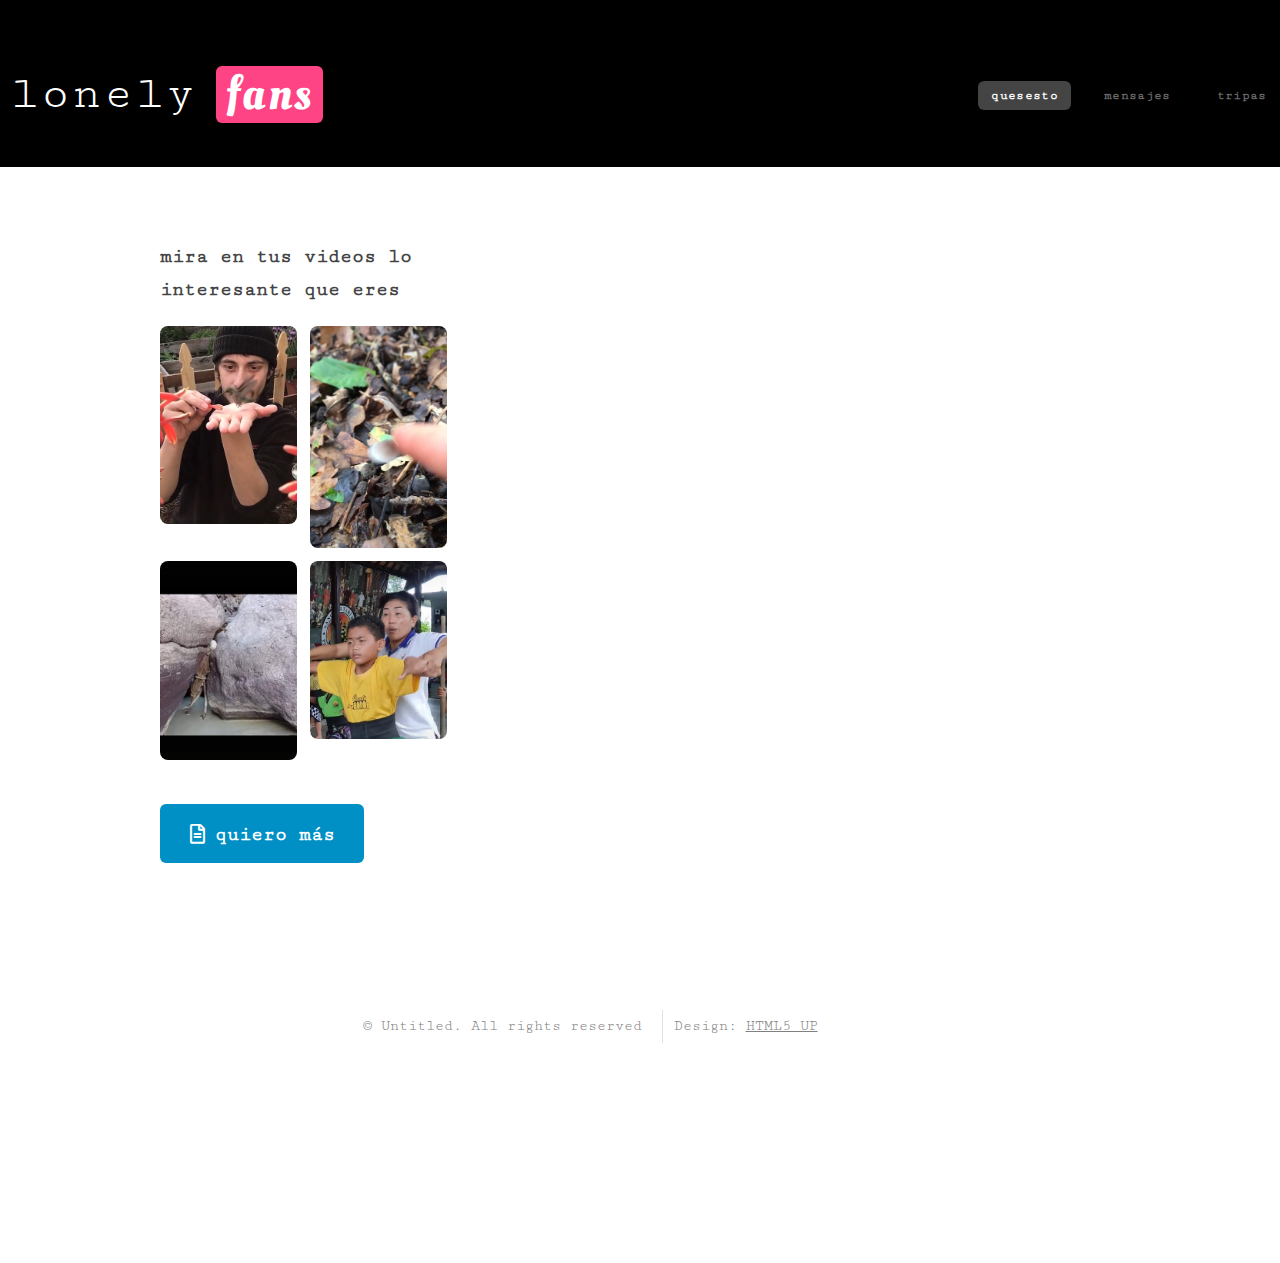
<file: espejo.html>
<!DOCTYPE html>
<!--
	Verti by HTML5 UP
	html5up.net | @ajlkn
	Free for personal and commercial use under the CCA 3.0 license (html5up.net/license)
-->
<html>
  <head>
    <title>Lonely Fans</title>
    <meta charset="utf-8" />
    <meta
      name="viewport"
      content="width=device-width, initial-scale=1, user-scalable=no"
    />
    <link rel="stylesheet" href="assets/css/main.css" />
  </head>
  <body class="is-preload homepage">
    <div id="page-wrapper">
      <!-- Header -->
      <div id="header-wrapper">
        <header id="header" class="container">
          <!-- Logo -->
          <div id="logo">
            <h1><a href="index.html">lonely</a></h1>
            <span>fans</span>
          </div>

          <!-- Nav -->
          <nav id="nav">
            <ul>
              <li class="current"><a href="index.html">quesesto</a></li>
              <li>
                <a href="#">mensajes</a>
                <ul>
                  <li><a href="left-sidebar.html">Sam Trpk</a></li>
                  <li><a href="right-sidebar.html">Marco Márquez</a></li>
                </ul>
              </li>
              <li><a href="no-sidebar.html">tripas</a></li>
            </ul>
          </nav>
        </header>
      </div>

      <!-- Main -->
				<div id="main-wrapper">
					<div class="container">
						<div class="row gtr-200">
							<div class="col-4 col-12-medium">

								<!-- Sidebar -->
									<div id="sidebar">
										<section class="widget thumbnails">
											<h3>mira en tus videos lo interesante que eres</h3>
											<div class="grid">
												<div class="row gtr-50">
													<div class="col-6"><a href="#" class="image fit"><img src="images/5.jpg" alt="" /></a></div>
													<div class="col-6"><a href="#" class="image fit"><img src="images/3.jpg" alt="" /></a></div>
													<div class="col-6"><a href="#" class="image fit"><img src="images/6.jpg" alt="" /></a></div>
													<div class="col-6"><a href="#" class="image fit"><img src="images/9.jpg" alt="" /></a></div>
												</div>
											</div>
											<a href="transmitir.html" class="button icon fa-file-alt">quiero más</a>
										</section>
									</div>

							</div>

      <!-- Footer -->
      <div id="footer-wrapper">
        <footer id="footer" class="container">
          <div class="row">
            <div class="col-12">
              <div id="copyright">
                <ul class="menu">
                  <li>&copy; Untitled. All rights reserved</li>
                  <li>Design: <a href="http://html5up.net">HTML5 UP</a></li>
                </ul>
              </div>
            </div>
          </div>
        </footer>
      </div>
    </div>
  </body>
</html>
</file>
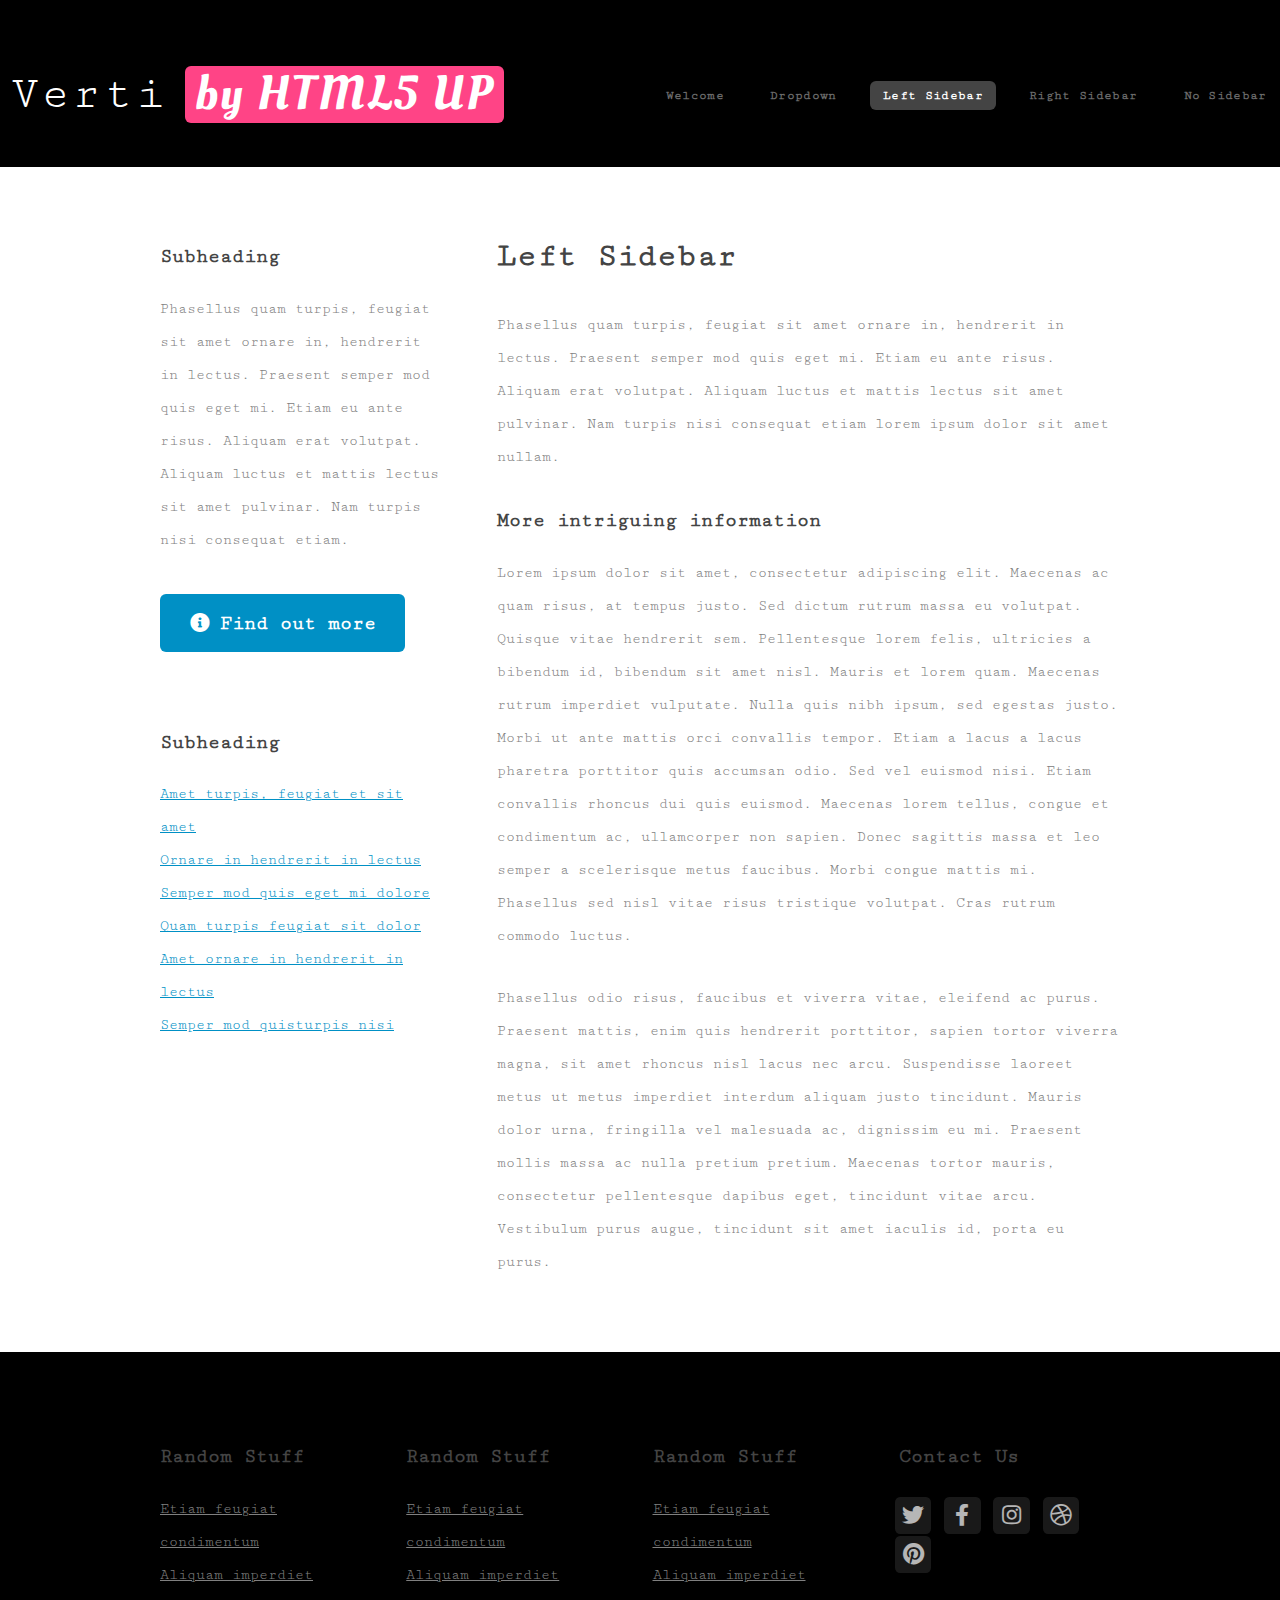
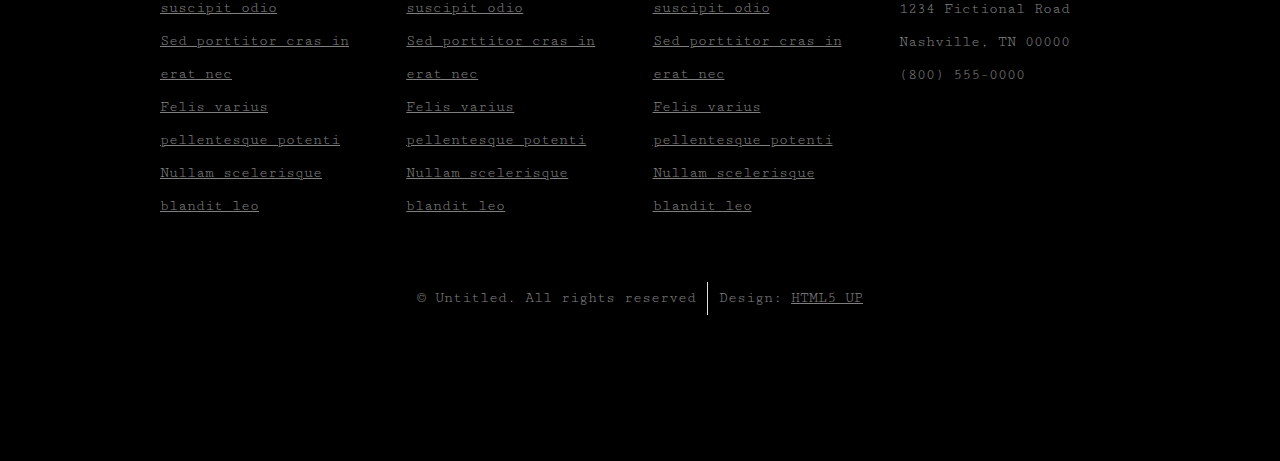
<file: left-sidebar.html>
<!DOCTYPE HTML>
<!--
	Verti by HTML5 UP
	html5up.net | @ajlkn
	Free for personal and commercial use under the CCA 3.0 license (html5up.net/license)
-->
<html>
	<head>
		<title>Verti by HTML5 UP</title>
		<meta charset="utf-8" />
		<meta name="viewport" content="width=device-width, initial-scale=1, user-scalable=no" />
		<link rel="stylesheet" href="assets/css/main.css" />
	</head>
	<body class="is-preload left-sidebar">
		<div id="page-wrapper">

			<!-- Header -->
				<div id="header-wrapper">
					<header id="header" class="container">

						<!-- Logo -->
							<div id="logo">
								<h1><a href="index.html">Verti</a></h1>
								<span>by HTML5 UP</span>
							</div>

						<!-- Nav -->
							<nav id="nav">
								<ul>
									<li><a href="index.html">Welcome</a></li>
									<li>
										<a href="#">Dropdown</a>
										<ul>
											<li><a href="#">Lorem ipsum dolor</a></li>
											<li><a href="#">Magna phasellus</a></li>
											<li>
												<a href="#">Phasellus consequat</a>
												<ul>
													<li><a href="#">Lorem ipsum dolor</a></li>
													<li><a href="#">Phasellus consequat</a></li>
													<li><a href="#">Magna phasellus</a></li>
													<li><a href="#">Etiam dolore nisl</a></li>
												</ul>
											</li>
											<li><a href="#">Veroeros feugiat</a></li>
										</ul>
									</li>
									<li class="current"><a href="left-sidebar.html">Left Sidebar</a></li>
									<li><a href="right-sidebar.html">Right Sidebar</a></li>
									<li><a href="no-sidebar.html">No Sidebar</a></li>
								</ul>
							</nav>

					</header>
				</div>

			<!-- Main -->
				<div id="main-wrapper">
					<div class="container">
						<div class="row gtr-200">
							<div class="col-4 col-12-medium">
								<div id="sidebar">

									<!-- Sidebar -->
										<section>
											<h3>Subheading</h3>
											<p>Phasellus quam turpis, feugiat sit amet ornare in, hendrerit in lectus.
											Praesent semper mod quis eget mi. Etiam eu ante risus. Aliquam erat volutpat.
											Aliquam luctus et mattis lectus sit amet pulvinar. Nam turpis nisi
											consequat etiam.</p>
											<footer>
												<a href="#" class="button icon solid fa-info-circle">Find out more</a>
											</footer>
										</section>

										<section>
											<h3>Subheading</h3>
											<ul class="style2">
												<li><a href="#">Amet turpis, feugiat et sit amet</a></li>
												<li><a href="#">Ornare in hendrerit in lectus</a></li>
												<li><a href="#">Semper mod quis eget mi dolore</a></li>
												<li><a href="#">Quam turpis feugiat sit dolor</a></li>
												<li><a href="#">Amet ornare in hendrerit in lectus</a></li>
												<li><a href="#">Semper mod quisturpis nisi</a></li>
											</ul>
										</section>

								</div>
							</div>
							<div class="col-8 col-12-medium imp-medium">
								<div id="content">

									<!-- Content -->
										<article>

											<h2>Left Sidebar</h2>

											<p>Phasellus quam turpis, feugiat sit amet ornare in, hendrerit in lectus.
											Praesent semper mod quis eget mi. Etiam eu ante risus. Aliquam erat volutpat.
											Aliquam luctus et mattis lectus sit amet pulvinar. Nam turpis nisi
											consequat etiam lorem ipsum dolor sit amet nullam.</p>

											<h3>More intriguing information</h3>
											<p>Lorem ipsum dolor sit amet, consectetur adipiscing elit. Maecenas ac quam risus, at tempus
											justo. Sed dictum rutrum massa eu volutpat. Quisque vitae hendrerit sem. Pellentesque lorem felis,
											ultricies a bibendum id, bibendum sit amet nisl. Mauris et lorem quam. Maecenas rutrum imperdiet
											vulputate. Nulla quis nibh ipsum, sed egestas justo. Morbi ut ante mattis orci convallis tempor.
											Etiam a lacus a lacus pharetra porttitor quis accumsan odio. Sed vel euismod nisi. Etiam convallis
											rhoncus dui quis euismod. Maecenas lorem tellus, congue et condimentum ac, ullamcorper non sapien.
											Donec sagittis massa et leo semper a scelerisque metus faucibus. Morbi congue mattis mi.
											Phasellus sed nisl vitae risus tristique volutpat. Cras rutrum commodo luctus.</p>

											<p>Phasellus odio risus, faucibus et viverra vitae, eleifend ac purus. Praesent mattis, enim
											quis hendrerit porttitor, sapien tortor viverra magna, sit amet rhoncus nisl lacus nec arcu.
											Suspendisse laoreet metus ut metus imperdiet interdum aliquam justo tincidunt. Mauris dolor urna,
											fringilla vel malesuada ac, dignissim eu mi. Praesent mollis massa ac nulla pretium pretium.
											Maecenas tortor mauris, consectetur pellentesque dapibus eget, tincidunt vitae arcu.
											Vestibulum purus augue, tincidunt sit amet iaculis id, porta eu purus.</p>

										</article>

								</div>
							</div>
						</div>
					</div>
				</div>

			<!-- Footer -->
				<div id="footer-wrapper">
					<footer id="footer" class="container">
						<div class="row">
							<div class="col-3 col-6-medium col-12-small">

								<!-- Links -->
									<section class="widget links">
										<h3>Random Stuff</h3>
										<ul class="style2">
											<li><a href="#">Etiam feugiat condimentum</a></li>
											<li><a href="#">Aliquam imperdiet suscipit odio</a></li>
											<li><a href="#">Sed porttitor cras in erat nec</a></li>
											<li><a href="#">Felis varius pellentesque potenti</a></li>
											<li><a href="#">Nullam scelerisque blandit leo</a></li>
										</ul>
									</section>

							</div>
							<div class="col-3 col-6-medium col-12-small">

								<!-- Links -->
									<section class="widget links">
										<h3>Random Stuff</h3>
										<ul class="style2">
											<li><a href="#">Etiam feugiat condimentum</a></li>
											<li><a href="#">Aliquam imperdiet suscipit odio</a></li>
											<li><a href="#">Sed porttitor cras in erat nec</a></li>
											<li><a href="#">Felis varius pellentesque potenti</a></li>
											<li><a href="#">Nullam scelerisque blandit leo</a></li>
										</ul>
									</section>

							</div>
							<div class="col-3 col-6-medium col-12-small">

								<!-- Links -->
									<section class="widget links">
										<h3>Random Stuff</h3>
										<ul class="style2">
											<li><a href="#">Etiam feugiat condimentum</a></li>
											<li><a href="#">Aliquam imperdiet suscipit odio</a></li>
											<li><a href="#">Sed porttitor cras in erat nec</a></li>
											<li><a href="#">Felis varius pellentesque potenti</a></li>
											<li><a href="#">Nullam scelerisque blandit leo</a></li>
										</ul>
									</section>

							</div>
							<div class="col-3 col-6-medium col-12-small">

								<!-- Contact -->
									<section class="widget contact">
										<h3>Contact Us</h3>
										<ul>
											<li><a href="#" class="icon brands fa-twitter"><span class="label">Twitter</span></a></li>
											<li><a href="#" class="icon brands fa-facebook-f"><span class="label">Facebook</span></a></li>
											<li><a href="#" class="icon brands fa-instagram"><span class="label">Instagram</span></a></li>
											<li><a href="#" class="icon brands fa-dribbble"><span class="label">Dribbble</span></a></li>
											<li><a href="#" class="icon brands fa-pinterest"><span class="label">Pinterest</span></a></li>
										</ul>
										<p>1234 Fictional Road<br />
										Nashville, TN 00000<br />
										(800) 555-0000</p>
									</section>

							</div>
						</div>
						<div class="row">
							<div class="col-12">
								<div id="copyright">
									<ul class="menu">
										<li>&copy; Untitled. All rights reserved</li><li>Design: <a href="http://html5up.net">HTML5 UP</a></li>
									</ul>
								</div>
							</div>
						</div>
					</footer>
				</div>

			</div>

		<!-- Scripts -->

			<script src="assets/js/jquery.min.js"></script>
			<script src="assets/js/jquery.dropotron.min.js"></script>
			<script src="assets/js/browser.min.js"></script>
			<script src="assets/js/breakpoints.min.js"></script>
			<script src="assets/js/util.js"></script>
			<script src="assets/js/main.js"></script>

	</body>
</html>
</file>
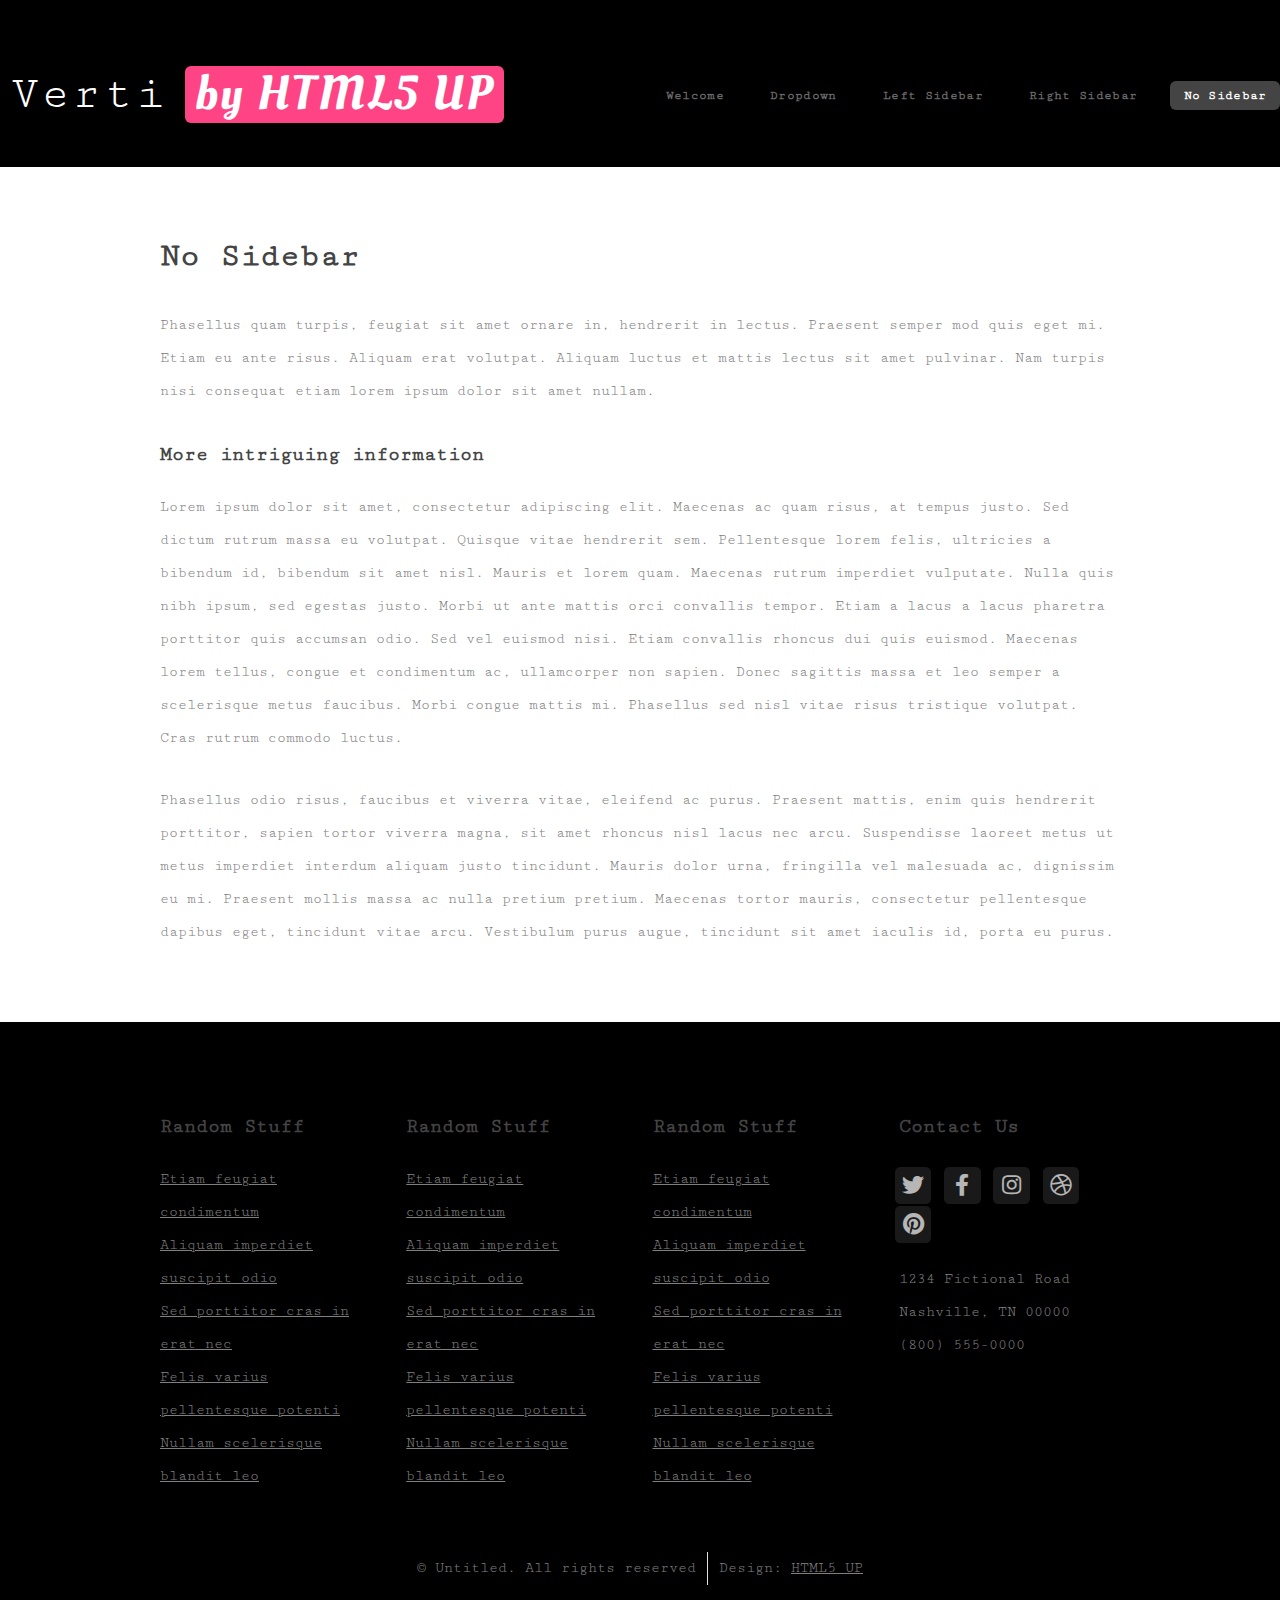
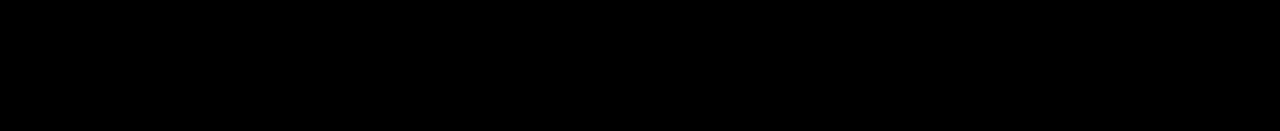
<file: no-sidebar.html>
<!DOCTYPE HTML>
<!--
	Verti by HTML5 UP
	html5up.net | @ajlkn
	Free for personal and commercial use under the CCA 3.0 license (html5up.net/license)
-->
<html>
	<head>
		<title>Verti by HTML5 UP</title>
		<meta charset="utf-8" />
		<meta name="viewport" content="width=device-width, initial-scale=1, user-scalable=no" />
		<link rel="stylesheet" href="assets/css/main.css" />
	</head>
	<body class="is-preload no-sidebar">
		<div id="page-wrapper">

			<!-- Header -->
				<div id="header-wrapper">
					<header id="header" class="container">

						<!-- Logo -->
							<div id="logo">
								<h1><a href="index.html">Verti</a></h1>
								<span>by HTML5 UP</span>
							</div>

						<!-- Nav -->
							<nav id="nav">
								<ul>
									<li><a href="index.html">Welcome</a></li>
									<li>
										<a href="#">Dropdown</a>
										<ul>
											<li><a href="#">Lorem ipsum dolor</a></li>
											<li><a href="#">Magna phasellus</a></li>
											<li>
												<a href="#">Phasellus consequat</a>
												<ul>
													<li><a href="#">Lorem ipsum dolor</a></li>
													<li><a href="#">Phasellus consequat</a></li>
													<li><a href="#">Magna phasellus</a></li>
													<li><a href="#">Etiam dolore nisl</a></li>
												</ul>
											</li>
											<li><a href="#">Veroeros feugiat</a></li>
										</ul>
									</li>
									<li><a href="left-sidebar.html">Left Sidebar</a></li>
									<li><a href="right-sidebar.html">Right Sidebar</a></li>
									<li class="current"><a href="no-sidebar.html">No Sidebar</a></li>
								</ul>
							</nav>

					</header>
				</div>

			<!-- Main -->
				<div id="main-wrapper">
					<div class="container">
						<div id="content">

							<!-- Content -->
								<article>

									<h2>No Sidebar</h2>

									<p>Phasellus quam turpis, feugiat sit amet ornare in, hendrerit in lectus.
									Praesent semper mod quis eget mi. Etiam eu ante risus. Aliquam erat volutpat.
									Aliquam luctus et mattis lectus sit amet pulvinar. Nam turpis nisi
									consequat etiam lorem ipsum dolor sit amet nullam.</p>

									<h3>More intriguing information</h3>
									<p>Lorem ipsum dolor sit amet, consectetur adipiscing elit. Maecenas ac quam risus, at tempus
									justo. Sed dictum rutrum massa eu volutpat. Quisque vitae hendrerit sem. Pellentesque lorem felis,
									ultricies a bibendum id, bibendum sit amet nisl. Mauris et lorem quam. Maecenas rutrum imperdiet
									vulputate. Nulla quis nibh ipsum, sed egestas justo. Morbi ut ante mattis orci convallis tempor.
									Etiam a lacus a lacus pharetra porttitor quis accumsan odio. Sed vel euismod nisi. Etiam convallis
									rhoncus dui quis euismod. Maecenas lorem tellus, congue et condimentum ac, ullamcorper non sapien.
									Donec sagittis massa et leo semper a scelerisque metus faucibus. Morbi congue mattis mi.
									Phasellus sed nisl vitae risus tristique volutpat. Cras rutrum commodo luctus.</p>

									<p>Phasellus odio risus, faucibus et viverra vitae, eleifend ac purus. Praesent mattis, enim
									quis hendrerit porttitor, sapien tortor viverra magna, sit amet rhoncus nisl lacus nec arcu.
									Suspendisse laoreet metus ut metus imperdiet interdum aliquam justo tincidunt. Mauris dolor urna,
									fringilla vel malesuada ac, dignissim eu mi. Praesent mollis massa ac nulla pretium pretium.
									Maecenas tortor mauris, consectetur pellentesque dapibus eget, tincidunt vitae arcu.
									Vestibulum purus augue, tincidunt sit amet iaculis id, porta eu purus.</p>

								</article>

						</div>
					</div>
				</div>

			<!-- Footer -->
				<div id="footer-wrapper">
					<footer id="footer" class="container">
						<div class="row">
							<div class="col-3 col-6-medium col-12-small">

								<!-- Links -->
									<section class="widget links">
										<h3>Random Stuff</h3>
										<ul class="style2">
											<li><a href="#">Etiam feugiat condimentum</a></li>
											<li><a href="#">Aliquam imperdiet suscipit odio</a></li>
											<li><a href="#">Sed porttitor cras in erat nec</a></li>
											<li><a href="#">Felis varius pellentesque potenti</a></li>
											<li><a href="#">Nullam scelerisque blandit leo</a></li>
										</ul>
									</section>

							</div>
							<div class="col-3 col-6-medium col-12-small">

								<!-- Links -->
									<section class="widget links">
										<h3>Random Stuff</h3>
										<ul class="style2">
											<li><a href="#">Etiam feugiat condimentum</a></li>
											<li><a href="#">Aliquam imperdiet suscipit odio</a></li>
											<li><a href="#">Sed porttitor cras in erat nec</a></li>
											<li><a href="#">Felis varius pellentesque potenti</a></li>
											<li><a href="#">Nullam scelerisque blandit leo</a></li>
										</ul>
									</section>

							</div>
							<div class="col-3 col-6-medium col-12-small">

								<!-- Links -->
									<section class="widget links">
										<h3>Random Stuff</h3>
										<ul class="style2">
											<li><a href="#">Etiam feugiat condimentum</a></li>
											<li><a href="#">Aliquam imperdiet suscipit odio</a></li>
											<li><a href="#">Sed porttitor cras in erat nec</a></li>
											<li><a href="#">Felis varius pellentesque potenti</a></li>
											<li><a href="#">Nullam scelerisque blandit leo</a></li>
										</ul>
									</section>

							</div>
							<div class="col-3 col-6-medium col-12-small">

								<!-- Contact -->
									<section class="widget contact">
										<h3>Contact Us</h3>
										<ul>
											<li><a href="#" class="icon brands fa-twitter"><span class="label">Twitter</span></a></li>
											<li><a href="#" class="icon brands fa-facebook-f"><span class="label">Facebook</span></a></li>
											<li><a href="#" class="icon brands fa-instagram"><span class="label">Instagram</span></a></li>
											<li><a href="#" class="icon brands fa-dribbble"><span class="label">Dribbble</span></a></li>
											<li><a href="#" class="icon brands fa-pinterest"><span class="label">Pinterest</span></a></li>
										</ul>
										<p>1234 Fictional Road<br />
										Nashville, TN 00000<br />
										(800) 555-0000</p>
									</section>

							</div>
						</div>
						<div class="row">
							<div class="col-12">
								<div id="copyright">
									<ul class="menu">
										<li>&copy; Untitled. All rights reserved</li><li>Design: <a href="http://html5up.net">HTML5 UP</a></li>
									</ul>
								</div>
							</div>
						</div>
					</footer>
				</div>

			</div>

		<!-- Scripts -->

			<script src="assets/js/jquery.min.js"></script>
			<script src="assets/js/jquery.dropotron.min.js"></script>
			<script src="assets/js/browser.min.js"></script>
			<script src="assets/js/breakpoints.min.js"></script>
			<script src="assets/js/util.js"></script>
			<script src="assets/js/main.js"></script>

	</body>
</html>
</file>
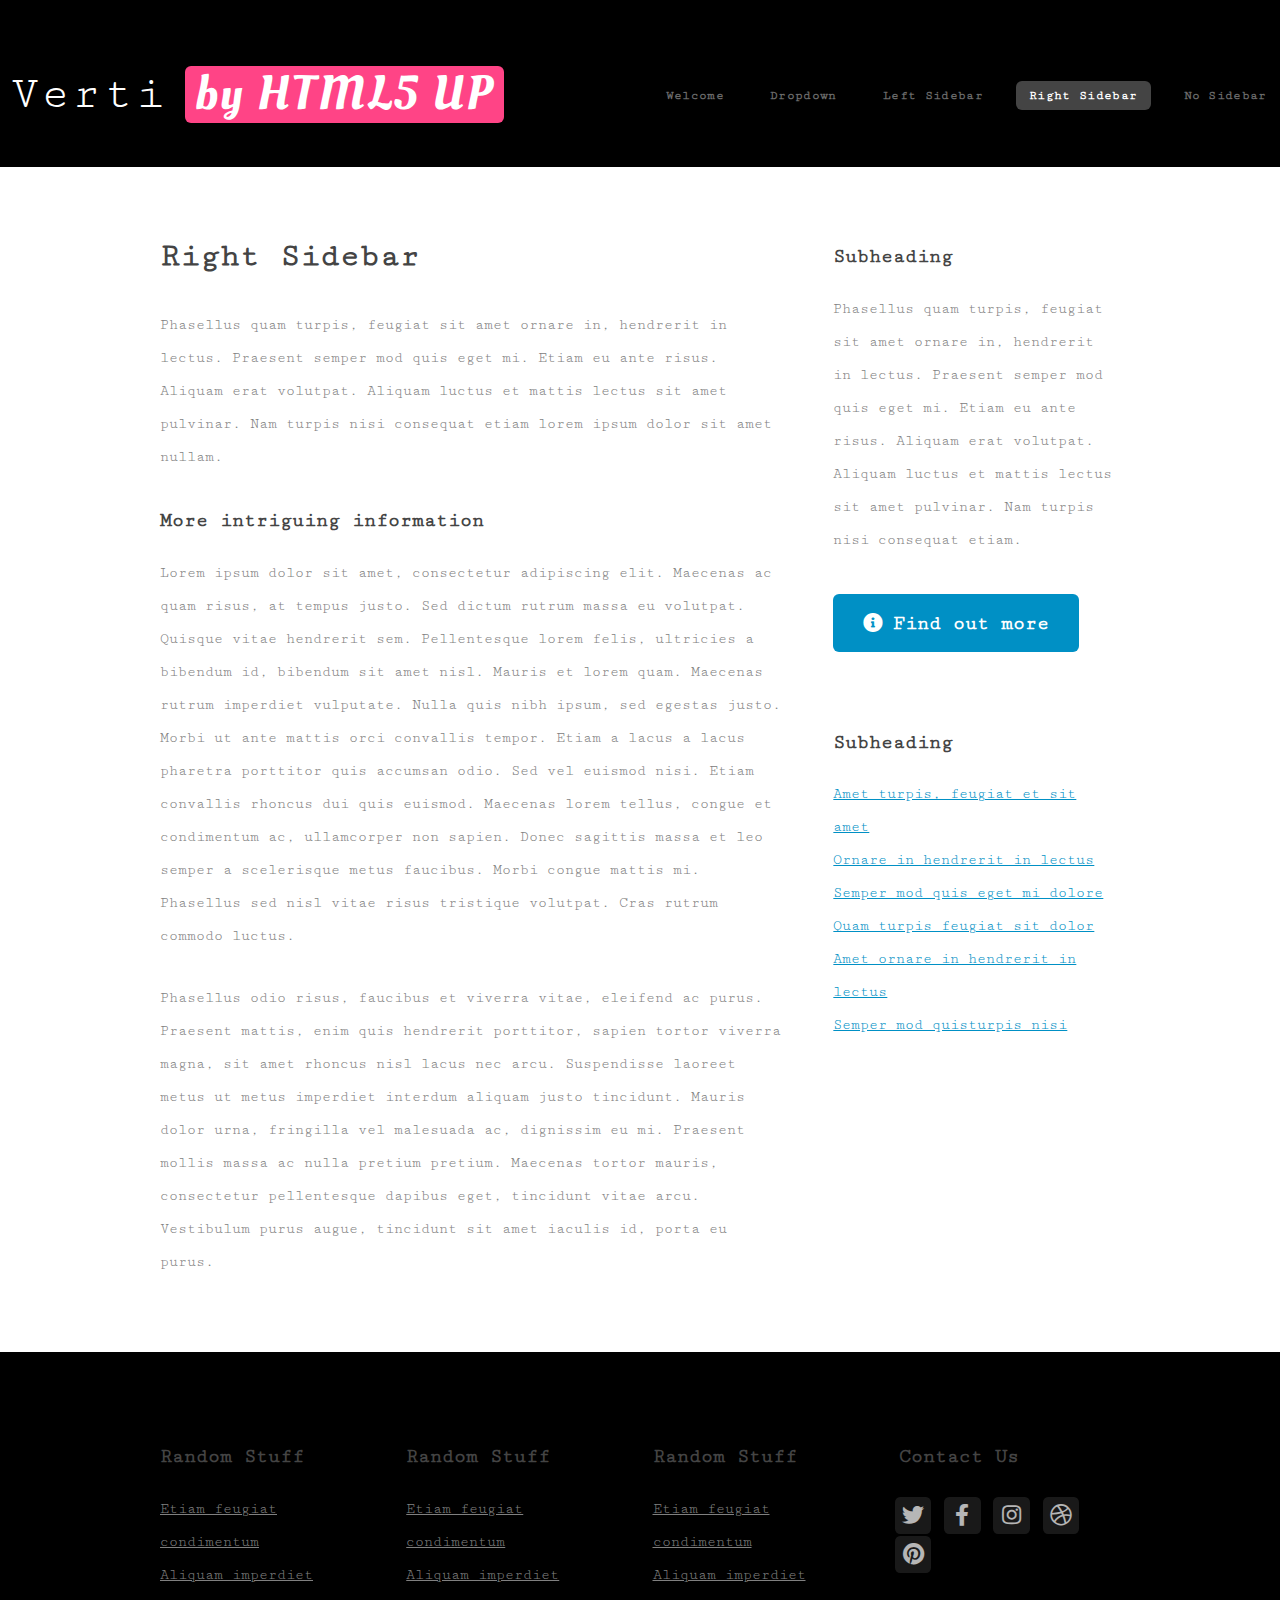
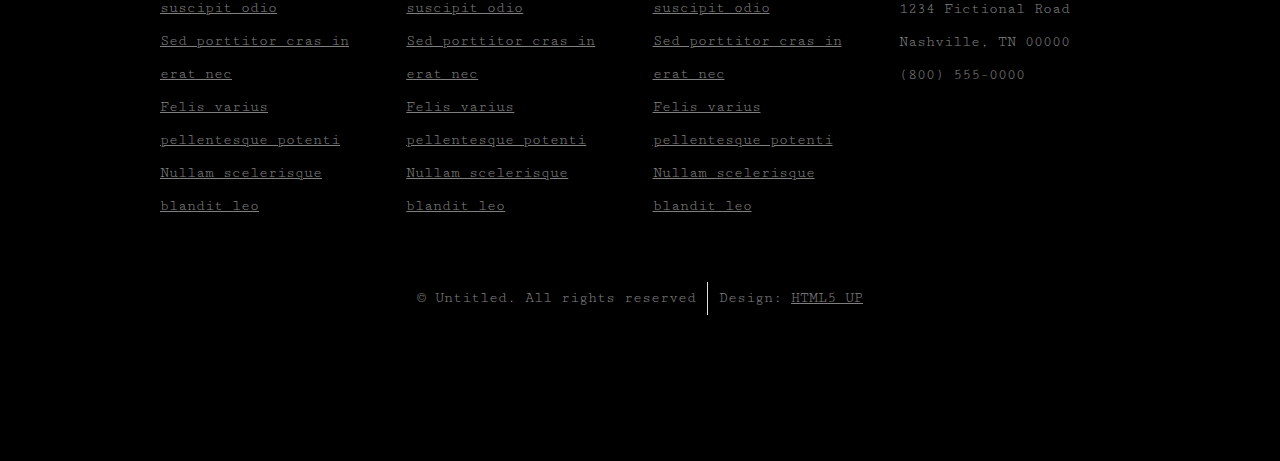
<file: right-sidebar.html>
<!DOCTYPE HTML>
<!--
	Verti by HTML5 UP
	html5up.net | @ajlkn
	Free for personal and commercial use under the CCA 3.0 license (html5up.net/license)
-->
<html>
	<head>
		<title>Verti by HTML5 UP</title>
		<meta charset="utf-8" />
		<meta name="viewport" content="width=device-width, initial-scale=1, user-scalable=no" />
		<link rel="stylesheet" href="assets/css/main.css" />
	</head>
	<body class="is-preload right-sidebar">
		<div id="page-wrapper">

			<!-- Header -->
				<div id="header-wrapper">
					<header id="header" class="container">

						<!-- Logo -->
							<div id="logo">
								<h1><a href="index.html">Verti</a></h1>
								<span>by HTML5 UP</span>
							</div>

						<!-- Nav -->
							<nav id="nav">
								<ul>
									<li><a href="index.html">Welcome</a></li>
									<li>
										<a href="#">Dropdown</a>
										<ul>
											<li><a href="#">Lorem ipsum dolor</a></li>
											<li><a href="#">Magna phasellus</a></li>
											<li>
												<a href="#">Phasellus consequat</a>
												<ul>
													<li><a href="#">Lorem ipsum dolor</a></li>
													<li><a href="#">Phasellus consequat</a></li>
													<li><a href="#">Magna phasellus</a></li>
													<li><a href="#">Etiam dolore nisl</a></li>
												</ul>
											</li>
											<li><a href="#">Veroeros feugiat</a></li>
										</ul>
									</li>
									<li><a href="left-sidebar.html">Left Sidebar</a></li>
									<li class="current"><a href="right-sidebar.html">Right Sidebar</a></li>
									<li><a href="no-sidebar.html">No Sidebar</a></li>
								</ul>
							</nav>

					</header>
				</div>

			<!-- Main -->
				<div id="main-wrapper">
					<div class="container">
						<div class="row gtr-200">
							<div class="col-8 col-12-medium">
								<div id="content">

									<!-- Content -->
										<article>

											<h2>Right Sidebar</h2>

											<p>Phasellus quam turpis, feugiat sit amet ornare in, hendrerit in lectus.
											Praesent semper mod quis eget mi. Etiam eu ante risus. Aliquam erat volutpat.
											Aliquam luctus et mattis lectus sit amet pulvinar. Nam turpis nisi
											consequat etiam lorem ipsum dolor sit amet nullam.</p>

											<h3>More intriguing information</h3>
											<p>Lorem ipsum dolor sit amet, consectetur adipiscing elit. Maecenas ac quam risus, at tempus
											justo. Sed dictum rutrum massa eu volutpat. Quisque vitae hendrerit sem. Pellentesque lorem felis,
											ultricies a bibendum id, bibendum sit amet nisl. Mauris et lorem quam. Maecenas rutrum imperdiet
											vulputate. Nulla quis nibh ipsum, sed egestas justo. Morbi ut ante mattis orci convallis tempor.
											Etiam a lacus a lacus pharetra porttitor quis accumsan odio. Sed vel euismod nisi. Etiam convallis
											rhoncus dui quis euismod. Maecenas lorem tellus, congue et condimentum ac, ullamcorper non sapien.
											Donec sagittis massa et leo semper a scelerisque metus faucibus. Morbi congue mattis mi.
											Phasellus sed nisl vitae risus tristique volutpat. Cras rutrum commodo luctus.</p>

											<p>Phasellus odio risus, faucibus et viverra vitae, eleifend ac purus. Praesent mattis, enim
											quis hendrerit porttitor, sapien tortor viverra magna, sit amet rhoncus nisl lacus nec arcu.
											Suspendisse laoreet metus ut metus imperdiet interdum aliquam justo tincidunt. Mauris dolor urna,
											fringilla vel malesuada ac, dignissim eu mi. Praesent mollis massa ac nulla pretium pretium.
											Maecenas tortor mauris, consectetur pellentesque dapibus eget, tincidunt vitae arcu.
											Vestibulum purus augue, tincidunt sit amet iaculis id, porta eu purus.</p>

										</article>

								</div>
							</div>
							<div class="col-4 col-12-medium">
								<div id="sidebar">

									<!-- Sidebar -->
										<section>
											<h3>Subheading</h3>
											<p>Phasellus quam turpis, feugiat sit amet ornare in, hendrerit in lectus.
											Praesent semper mod quis eget mi. Etiam eu ante risus. Aliquam erat volutpat.
											Aliquam luctus et mattis lectus sit amet pulvinar. Nam turpis nisi
											consequat etiam.</p>
											<footer>
												<a href="#" class="button icon solid fa-info-circle">Find out more</a>
											</footer>
										</section>

										<section>
											<h3>Subheading</h3>
											<ul class="style2">
												<li><a href="#">Amet turpis, feugiat et sit amet</a></li>
												<li><a href="#">Ornare in hendrerit in lectus</a></li>
												<li><a href="#">Semper mod quis eget mi dolore</a></li>
												<li><a href="#">Quam turpis feugiat sit dolor</a></li>
												<li><a href="#">Amet ornare in hendrerit in lectus</a></li>
												<li><a href="#">Semper mod quisturpis nisi</a></li>
											</ul>
										</section>

								</div>
							</div>
						</div>
					</div>
				</div>

			<!-- Footer -->
				<div id="footer-wrapper">
					<footer id="footer" class="container">
						<div class="row">
							<div class="col-3 col-6-medium col-12-small">

								<!-- Links -->
									<section class="widget links">
										<h3>Random Stuff</h3>
										<ul class="style2">
											<li><a href="#">Etiam feugiat condimentum</a></li>
											<li><a href="#">Aliquam imperdiet suscipit odio</a></li>
											<li><a href="#">Sed porttitor cras in erat nec</a></li>
											<li><a href="#">Felis varius pellentesque potenti</a></li>
											<li><a href="#">Nullam scelerisque blandit leo</a></li>
										</ul>
									</section>

							</div>
							<div class="col-3 col-6-medium col-12-small">

								<!-- Links -->
									<section class="widget links">
										<h3>Random Stuff</h3>
										<ul class="style2">
											<li><a href="#">Etiam feugiat condimentum</a></li>
											<li><a href="#">Aliquam imperdiet suscipit odio</a></li>
											<li><a href="#">Sed porttitor cras in erat nec</a></li>
											<li><a href="#">Felis varius pellentesque potenti</a></li>
											<li><a href="#">Nullam scelerisque blandit leo</a></li>
										</ul>
									</section>

							</div>
							<div class="col-3 col-6-medium col-12-small">

								<!-- Links -->
									<section class="widget links">
										<h3>Random Stuff</h3>
										<ul class="style2">
											<li><a href="#">Etiam feugiat condimentum</a></li>
											<li><a href="#">Aliquam imperdiet suscipit odio</a></li>
											<li><a href="#">Sed porttitor cras in erat nec</a></li>
											<li><a href="#">Felis varius pellentesque potenti</a></li>
											<li><a href="#">Nullam scelerisque blandit leo</a></li>
										</ul>
									</section>

							</div>
							<div class="col-3 col-6-medium col-12-small">

								<!-- Contact -->
									<section class="widget contact">
										<h3>Contact Us</h3>
										<ul>
											<li><a href="#" class="icon brands fa-twitter"><span class="label">Twitter</span></a></li>
											<li><a href="#" class="icon brands fa-facebook-f"><span class="label">Facebook</span></a></li>
											<li><a href="#" class="icon brands fa-instagram"><span class="label">Instagram</span></a></li>
											<li><a href="#" class="icon brands fa-dribbble"><span class="label">Dribbble</span></a></li>
											<li><a href="#" class="icon brands fa-pinterest"><span class="label">Pinterest</span></a></li>
										</ul>
										<p>1234 Fictional Road<br />
										Nashville, TN 00000<br />
										(800) 555-0000</p>
									</section>

							</div>
						</div>
						<div class="row">
							<div class="col-12">
								<div id="copyright">
									<ul class="menu">
										<li>&copy; Untitled. All rights reserved</li><li>Design: <a href="http://html5up.net">HTML5 UP</a></li>
									</ul>
								</div>
							</div>
						</div>
					</footer>
				</div>

			</div>

		<!-- Scripts -->

			<script src="assets/js/jquery.min.js"></script>
			<script src="assets/js/jquery.dropotron.min.js"></script>
			<script src="assets/js/browser.min.js"></script>
			<script src="assets/js/breakpoints.min.js"></script>
			<script src="assets/js/util.js"></script>
			<script src="assets/js/main.js"></script>

	</body>
</html>
</file>
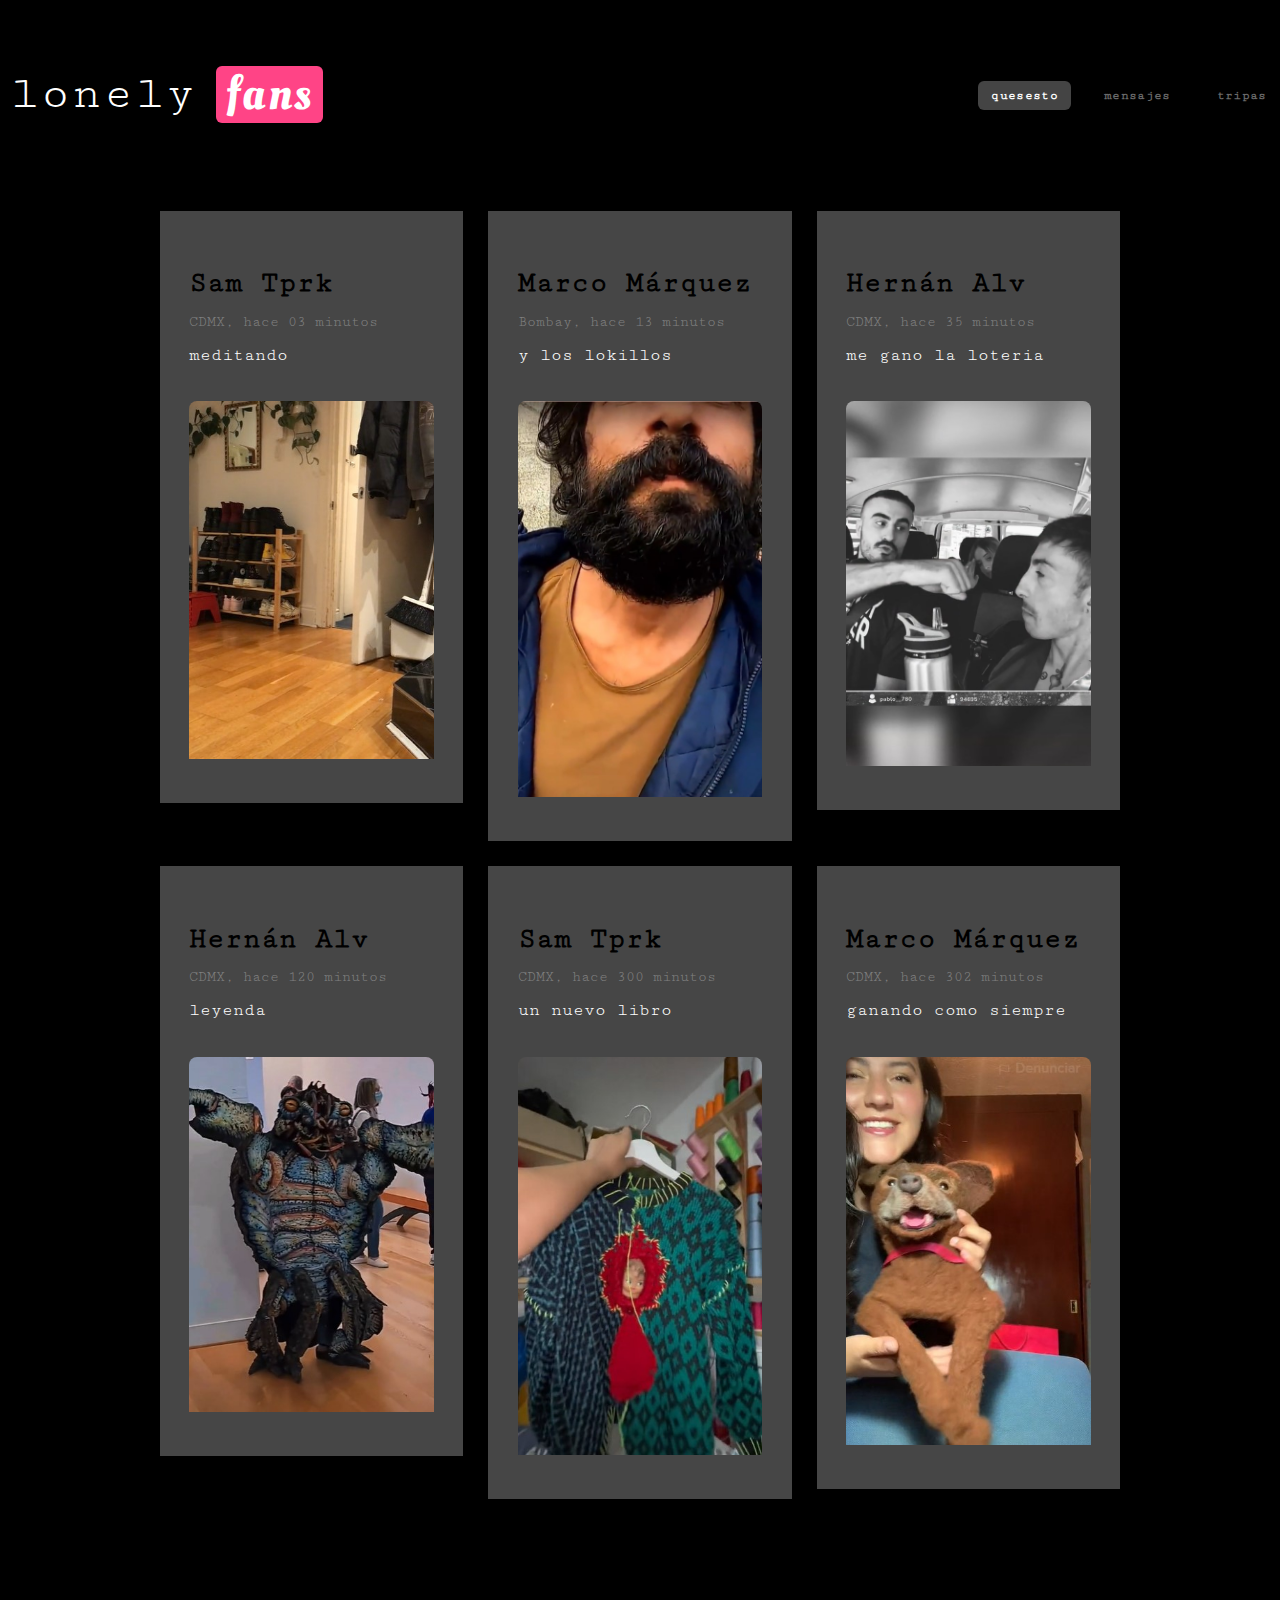
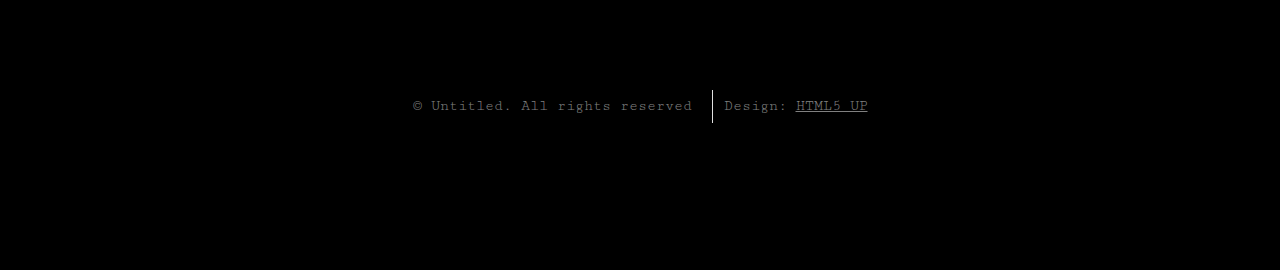
<file: solitaries.html>
<!DOCTYPE html>
<!--
	Verti by HTML5 UP
	html5up.net | @ajlkn
	Free for personal and commercial use under the CCA 3.0 license (html5up.net/license)
-->
<html>
  <head>
    <title>Lonely Fans</title>
    <meta charset="utf-8" />
    <meta
      name="viewport"
      content="width=device-width, initial-scale=1, user-scalable=no"
    />
    <link rel="stylesheet" href="assets/css/main.css" />
  </head>
  <body class="is-preload homepage">
    <div id="page-wrapper">
      <!-- Header -->
      <div id="header-wrapper">
        <header id="header" class="container">
          <!-- Logo -->
          <div id="logo">
            <h1><a href="index.html">lonely</a></h1>
            <span>fans</span>
          </div>

          <!-- Nav -->
          <nav id="nav">
            <ul>
              <li class="current"><a href="index.html">quesesto</a></li>
              <li>
                <a href="#">mensajes</a>
                <ul>
                  <li><a href="left-sidebar.html">Sam Trpk</a></li>
                  <li><a href="right-sidebar.html">Marco Márquez</a></li>
                </ul>
              </li>
              <li><a href="no-sidebar.html">tripas</a></li>
            </ul>
          </nav>
        </header>
      </div>
		
        <!-- Features -->
            <div id="features-wrapper">
                <div class="container">
                    <div class="row">
                        
                      <div class="col-4 col-12-medium">
                        <!-- Box -->
                            <section class="box feature">
                                <div class="inner">
                                    <header>
                                        <h2>Sam Tprk</h2>
                                        <small>CDMX, hace 03 minutos</small>
                                        <p>meditando</p>
                                    </header>
                                    <a href="#" class="image featured"><img src="images/7.jpg" alt="" /></a>
                                </div>
                            </section>

                    </div>
                      
                      <div class="col-4 col-12-medium">
                            <!-- Box -->
                                <section class="box feature">
                                    <div class="inner">
                                        <header>
                                            <h2>Marco Márquez</h2>
                                            <small>Bombay, hace 13 minutos</small>
                                        
                                        <p>y los lokillos</p>
                                      </header>
                                        <a href="#" class="image featured"><img src="images/16.jpg" alt="" /></a>
                                    </div>
                                </section>

                        </div>
                        <div class="col-4 col-12-medium">

                            <!-- Box -->
                                <section class="box feature">
                                    <div class="inner">
                                        <header>
                                            <h2>Hernán Alv</h2>
                                            <small>CDMX, hace 35 minutos</small>
                                        
                                        <p>me gano la loteria</p>
                                      </header>
                                        <a href="#" class="image featured"><img src="images/15.jpg" alt="" /></a>
                                    </div>
                                </section>

                        </div>
                        <div class="col-4 col-12-medium">

                          <!-- Box -->
                              <section class="box feature">
                                  <div class="inner">
                                      <header>
                                          <h2>Hernán Alv</h2>
                                          <small>CDMX, hace 120 minutos</small>
                                      
                                      <p>leyenda</p>
                                    </header>
                                      <a href="#" class="image featured"><img src="images/11.jpg" alt="" /></a>
                                  </div>
                              </section>

                      </div>
                      <div class="col-4 col-12-medium">

                        <!-- Box -->
                            <section class="box feature">
                                <div class="inner">
                                    <header>
                                        <h2>Sam Tprk</h2>
                                        <small>CDMX, hace 300 minutos</small>
                                    
                                    <p>un nuevo libro</p>
                                  </header>
                                    <a href="#" class="image featured"><img src="images/12.jpg" alt="" /></a>
                                </div>
                            </section>

                    </div>
                    <div class="col-4 col-12-medium">

                      <!-- Box -->
                          <section class="box feature">
                              <div class="inner">
                                  <header>
                                      <h2>Marco Márquez</h2>
                                      <small>CDMX, hace 302 minutos</small>
                                  
                                  <p>ganando como siempre</p>
                                </header>
                                  <a href="#" class="image featured"><img src="images/8.jpg" alt="" /></a>
                              </div>
                          </section>

                  </div>
                    </div>
                </div>
            </div>
<!-- Footer -->
<div id="footer-wrapper">
    <footer id="footer" class="container">
      <div class="row">
        <div class="col-12">
          <div id="copyright">
            <ul class="menu">
              <li>&copy; Untitled. All rights reserved</li>
              <li>Design: <a href="http://html5up.net">HTML5 UP</a></li>
            </ul>
          </div>
        </div>
      </div>
    </footer>
  </div>
</body>
</html>
</file>
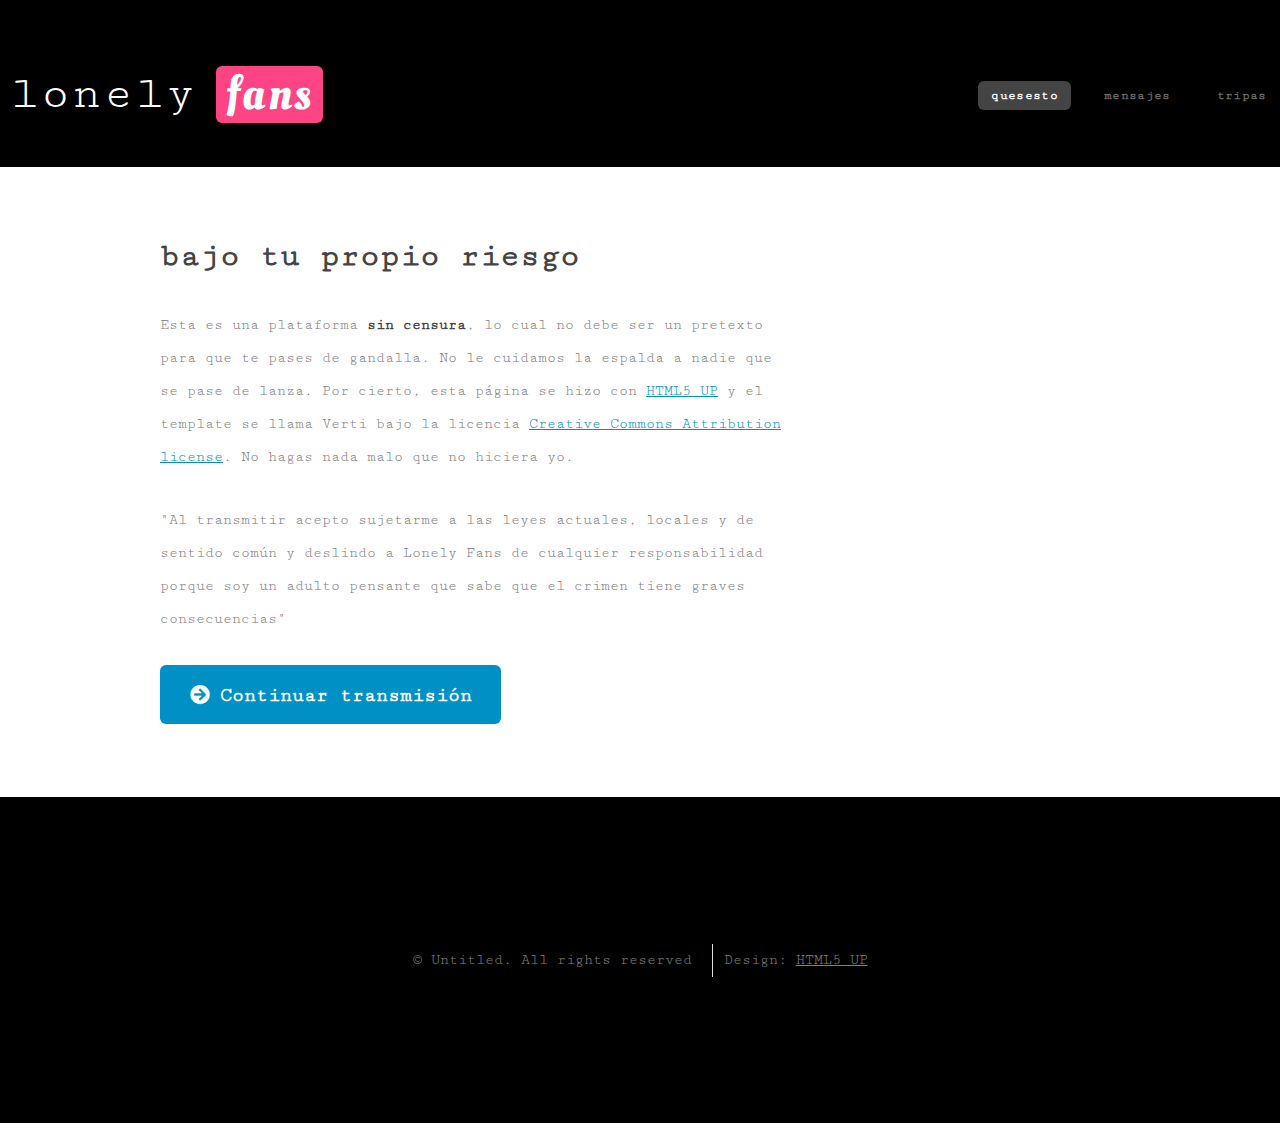
<file: transmitir.html>
<!DOCTYPE html>
<!--
	Verti by HTML5 UP
	html5up.net | @ajlkn
	Free for personal and commercial use under the CCA 3.0 license (html5up.net/license)
-->
<html>
  <head>
    <title>Lonely Fans</title>
    <meta charset="utf-8" />
    <meta
      name="viewport"
      content="width=device-width, initial-scale=1, user-scalable=no"
    />
    <link rel="stylesheet" href="assets/css/main.css" />
  </head>
  <body class="is-preload homepage">
    <div id="page-wrapper">
      <!-- Header -->
      <div id="header-wrapper">
        <header id="header" class="container">
          <!-- Logo -->
          <div id="logo">
            <h1><a href="index.html">lonely</a></h1>
            <span>fans</span>
          </div>

          <!-- Nav -->
          <nav id="nav">
            <ul>
              <li class="current"><a href="index.html">quesesto</a></li>
              <li>
                <a href="#">mensajes</a>
                <ul>
                  <li><a href="left-sidebar.html">Sam Trpk</a></li>
                  <li><a href="right-sidebar.html">Marco Márquez</a></li>
                </ul>
              </li>
              <li><a href="no-sidebar.html">tripas</a></li>
            </ul>
          </nav>
        </header>
      </div>

      <!-- Main -->
      <div id="main-wrapper">
        <div class="container">
          <div class="row gtr-200">
            <div class="col-8 col-12-medium imp-medium">
              <!-- Content -->
              <div id="content">
                <section class="last">
                  <h2>bajo tu propio riesgo</h2>
                  <p>
                    Esta es una plataforma <strong>sin censura</strong>, lo cual
                    no debe ser un pretexto para que te pases de gandalla. No le
                    cuidamos la espalda a nadie que se pase de lanza. Por
                    cierto, esta página se hizo con
                    <a href="http://html5up.net">HTML5 UP</a> y el template se
                    llama Verti bajo la licencia
                    <a href="http://html5up.net/license"
                      >Creative Commons Attribution license</a
                    >. No hagas nada malo que no hiciera yo.
                  </p>
                  <p>
                    "Al transmitir acepto sujetarme a las leyes actuales,
                    locales y de sentido común y deslindo a Lonely Fans de
                    cualquier responsabilidad porque soy un adulto pensante que
                    sabe que el crimen tiene graves consecuencias"
                  </p>
                  <a href="#" class="button icon solid fa-arrow-circle-right"
                    >Continuar transmisión</a
                  >
                </section>
              </div>
            </div>
          </div>
        </div>
      </div>

      <!-- Footer -->
      <div id="footer-wrapper">
        <footer id="footer" class="container">
          <div class="row">
            <div class="col-12">
              <div id="copyright">
                <ul class="menu">
                  <li>&copy; Untitled. All rights reserved</li>
                  <li>Design: <a href="http://html5up.net">HTML5 UP</a></li>
                </ul>
              </div>
            </div>
          </div>
        </footer>
      </div>
    </div>
  </body>
</html>
</file>
<file: assets/css/main.css>
@import url("fontawesome-all.min.css");
@import url("https://fonts.googleapis.com/css?family=Oleo+Script:400|Open+Sans:300,300italic,600,600italic,800");
@import url("https://fonts.googleapis.com/css2?family=Cutive+Mono&display=swap");

/*
	Verti by HTML5 UP
	html5up.net | @ajlkn
	Free for personal and commercial use under the CCA 3.0 license (html5up.net/license)
*/

html, body, div, span, applet, object,
iframe, h1, h2, h3, h4, h5, h6, p, blockquote,
pre, a, abbr, acronym, address, big, cite,
code, del, dfn, em, img, ins, kbd, q, s, samp,
small, strike, strong, sub, sup, tt, var, b,
u, i, center, dl, dt, dd, ol, ul, li, fieldset,
form, label, legend, table, caption, tbody,
tfoot, thead, tr, th, td, article, aside,
canvas, details, embed, figure, figcaption,
footer, header, hgroup, menu, nav, output, ruby,
section, summary, time, mark, audio, video {
	margin: 0;
	padding: 0;
	border: 0;
	font-size: 100%;
	font: inherit;
	color: gray;
	vertical-align: baseline;}

article, aside, details, figcaption, figure,
footer, header, hgroup, menu, nav, section {
	display: block;}

body {
	line-height: 1;
}

ol, ul {
	list-style: none;
}

blockquote, q {
	quotes: none;
}

	blockquote:before, blockquote:after, q:before, q:after {
		content: '';
		content: none;
	}

table {
	border-collapse: collapse;
	border-spacing: 0;
}

body {
	-webkit-text-size-adjust: none;
}

mark {
	background-color: transparent;
	color: inherit;
}

input::-moz-focus-inner {
	border: 0;
	padding: 0;
}

input, select, textarea {
	-moz-appearance: none;
	-webkit-appearance: none;
	-ms-appearance: none;
	appearance: none;
}

/* Basic */

	@-ms-viewport {
		width: device-width;
	}

	html {
		box-sizing: border-box;
	}

	*, *:before, *:after {
		box-sizing: inherit;
	}

	body {
		background-image: -moz-linear-gradient(top, rgba(0, 0, 0, 0.05), rgba(0, 0, 0, 0)), url("images/bg01.png");
		background-image: -webkit-linear-gradient(top, rgba(0, 0, 0, 0.05), rgba(0, 0, 0, 0)), url("images/bg01.png");
		background-image: -ms-linear-gradient(top, rgba(0, 0, 0, 0.05), rgba(0, 0, 0, 0)), url("images/bg01.png");
		background-image: linear-gradient(top, rgba(0, 0, 0, 0.05), rgba(0, 0, 0, 0)), url("images/bg01.png");
		background-color: black;
		background-position: top left, top left;
		background-repeat: repeat-x, repeat;
		background-size: 100% 30em, auto;
		font-family: 'Cutive Mono', monospace;
		font-size: 13pt;
		color: #696969;
		font-weight: 300;
		line-height: 2.25em;
	}

		body.is-preload *, body.is-preload *:before, body.is-preload *:after {
			-moz-animation: none !important;
			-webkit-animation: none !important;
			-ms-animation: none !important;
			animation: none !important;
			-moz-transition: none !important;
			-webkit-transition: none !important;
			-ms-transition: none !important;
			transition: none !important;
		}

	input, select, textarea {
		font-family: 'Open Sans', sans-serif;
		font-size: 13pt;
		color: #696969;
		font-weight: 300;
		line-height: 2.25em;
	}

	a {
		color: #0090c5;
		text-decoration: underline;
	}

		a:hover {
			text-decoration: none;
		}

	h1, h2, h3, h4, h5, h6 {
		color: #444;
		font-weight: 800;
	}

		h1 a, h2 a, h3 a, h4 a, h5 a, h6 a {
			color: inherit;
			text-decoration: none;
			outline: 0;
		}

	h2 {
		font-size: 2.25em;
		margin: 0 0 1.1em 0;
		line-height: 1em;
	}

	h3 {
		font-size: 1.35em;
		margin: 0 0 1em 0;
	}

	b, strong {
		font-weight: 600;
		color: #444;
	}

	i, em {
		font-style: italic;
	}

	br.clear {
		clear: both;
	}

	sub {
		position: relative;
		top: 0.5em;
		font-size: 0.8em;
	}

	sup {
		position: relative;
		top: -0.5em;
		font-size: 0.8em;
	}

	hr {
		border: 0;
		border-top: solid 1px #eee;
	}

	blockquote {
		border-left: solid 0.5em #eee;
		padding: 1em 0 1em 2em;
		font-style: italic;
	}

	p, ul, ol, dl, table {
		margin-bottom: 2em;
	}

/* Container */

	.container {
		margin: 0 auto;
		max-width: 100%;
		width: 1400px;
	}

		@media screen and (max-width: 1680px) {

			.container {
				width: 1200px;
			}

		}

		@media screen and (max-width: 1280px) {

			.container {
				width: 960px;
			}

		}

		@media screen and (max-width: 980px) {

			.container {
				width: 90%;
			}

		}

		@media screen and (max-width: 736px) {

			.container {
				width: 100%;
			}

		}

/* Row */

	.row {
		display: flex;
		flex-wrap: wrap;
		box-sizing: border-box;
		align-items: stretch;
	}

		.row > * {
			box-sizing: border-box;
		}

		.row.gtr-uniform > * > :last-child {
			margin-bottom: 0;
		}

		.row.aln-left {
			justify-content: flex-start;
		}

		.row.aln-center {
			justify-content: center;
		}

		.row.aln-right {
			justify-content: flex-end;
		}

		.row.aln-top {
			align-items: flex-start;
		}

		.row.aln-middle {
			align-items: center;
		}

		.row.aln-bottom {
			align-items: flex-end;
		}

		.row > .imp {
			order: -1;
		}

		.row > .col-1 {
			width: 8.33333%;
		}

		.row > .off-1 {
			margin-left: 8.33333%;
		}

		.row > .col-2 {
			width: 16.66667%;
		}

		.row > .off-2 {
			margin-left: 16.66667%;
		}

		.row > .col-3 {
			width: 25%;
		}

		.row > .off-3 {
			margin-left: 25%;
		}

		.row > .col-4 {
			width: 33.33333%;
		}

		.row > .off-4 {
			margin-left: 33.33333%;
		}

		.row > .col-5 {
			width: 41.66667%;
		}

		.row > .off-5 {
			margin-left: 41.66667%;
		}

		.row > .col-6 {
			width: 50%;
		}

		.row > .off-6 {
			margin-left: 50%;
		}

		.row > .col-7 {
			width: 58.33333%;
		}

		.row > .off-7 {
			margin-left: 58.33333%;
		}

		.row > .col-8 {
			width: 66.66667%;
		}

		.row > .off-8 {
			margin-left: 66.66667%;
		}

		.row > .col-9 {
			width: 75%;
		}

		.row > .off-9 {
			margin-left: 75%;
		}

		.row > .col-10 {
			width: 83.33333%;
		}

		.row > .off-10 {
			margin-left: 83.33333%;
		}

		.row > .col-11 {
			width: 91.66667%;
		}

		.row > .off-11 {
			margin-left: 91.66667%;
		}

		.row > .col-12 {
			width: 100%;
		}

		.row > .off-12 {
			margin-left: 100%;
		}

		.row.gtr-0 {
			margin-top: 0px;
			margin-left: 0px;
		}

			.row.gtr-0 > * {
				padding: 0px 0 0 0px;
			}

			.row.gtr-0.gtr-uniform {
				margin-top: 0px;
			}

				.row.gtr-0.gtr-uniform > * {
					padding-top: 0px;
				}

		.row.gtr-25 {
			margin-top: -10px;
			margin-left: -10px;
		}

			.row.gtr-25 > * {
				padding: 10px 0 0 10px;
			}

			.row.gtr-25.gtr-uniform {
				margin-top: -10px;
			}

				.row.gtr-25.gtr-uniform > * {
					padding-top: 10px;
				}

		.row.gtr-50 {
			margin-top: -20px;
			margin-left: -20px;
		}

			.row.gtr-50 > * {
				padding: 20px 0 0 20px;
			}

			.row.gtr-50.gtr-uniform {
				margin-top: -20px;
			}

				.row.gtr-50.gtr-uniform > * {
					padding-top: 20px;
				}

		.row {
			margin-top: -40px;
			margin-left: -40px;
		}

			.row > * {
				padding: 40px 0 0 40px;
			}

			.row.gtr-uniform {
				margin-top: -40px;
			}

				.row.gtr-uniform > * {
					padding-top: 40px;
				}

		.row.gtr-150 {
			margin-top: -60px;
			margin-left: -60px;
		}

			.row.gtr-150 > * {
				padding: 60px 0 0 60px;
			}

			.row.gtr-150.gtr-uniform {
				margin-top: -60px;
			}

				.row.gtr-150.gtr-uniform > * {
					padding-top: 60px;
				}

		.row.gtr-200 {
			margin-top: -80px;
			margin-left: -80px;
		}

			.row.gtr-200 > * {
				padding: 80px 0 0 80px;
			}

			.row.gtr-200.gtr-uniform {
				margin-top: -80px;
			}

				.row.gtr-200.gtr-uniform > * {
					padding-top: 80px;
				}

		@media screen and (max-width: 1680px) {

			.row {
				display: flex;
				flex-wrap: wrap;
				box-sizing: border-box;
				align-items: stretch;
			}

				.row > * {
					box-sizing: border-box;
				}

				.row.gtr-uniform > * > :last-child {
					margin-bottom: 0;
				}

				.row.aln-left {
					justify-content: flex-start;
				}

				.row.aln-center {
					justify-content: center;
				}

				.row.aln-right {
					justify-content: flex-end;
				}

				.row.aln-top {
					align-items: flex-start;
				}

				.row.aln-middle {
					align-items: center;
				}

				.row.aln-bottom {
					align-items: flex-end;
				}

				.row > .imp-xlarge {
					order: -1;
				}

				.row > .col-1-xlarge {
					width: 8.33333%;
				}

				.row > .off-1-xlarge {
					margin-left: 8.33333%;
				}

				.row > .col-2-xlarge {
					width: 16.66667%;
				}

				.row > .off-2-xlarge {
					margin-left: 16.66667%;
				}

				.row > .col-3-xlarge {
					width: 25%;
				}

				.row > .off-3-xlarge {
					margin-left: 25%;
				}

				.row > .col-4-xlarge {
					width: 33.33333%;
				}

				.row > .off-4-xlarge {
					margin-left: 33.33333%;
				}

				.row > .col-5-xlarge {
					width: 41.66667%;
				}

				.row > .off-5-xlarge {
					margin-left: 41.66667%;
				}

				.row > .col-6-xlarge {
					width: 50%;
				}

				.row > .off-6-xlarge {
					margin-left: 50%;
				}

				.row > .col-7-xlarge {
					width: 58.33333%;
				}

				.row > .off-7-xlarge {
					margin-left: 58.33333%;
				}

				.row > .col-8-xlarge {
					width: 66.66667%;
				}

				.row > .off-8-xlarge {
					margin-left: 66.66667%;
				}

				.row > .col-9-xlarge {
					width: 75%;
				}

				.row > .off-9-xlarge {
					margin-left: 75%;
				}

				.row > .col-10-xlarge {
					width: 83.33333%;
				}

				.row > .off-10-xlarge {
					margin-left: 83.33333%;
				}

				.row > .col-11-xlarge {
					width: 91.66667%;
				}

				.row > .off-11-xlarge {
					margin-left: 91.66667%;
				}

				.row > .col-12-xlarge {
					width: 100%;
				}

				.row > .off-12-xlarge {
					margin-left: 100%;
				}

				.row.gtr-0 {
					margin-top: 0px;
					margin-left: 0px;
				}

					.row.gtr-0 > * {
						padding: 0px 0 0 0px;
					}

					.row.gtr-0.gtr-uniform {
						margin-top: 0px;
					}

						.row.gtr-0.gtr-uniform > * {
							padding-top: 0px;
						}

				.row.gtr-25 {
					margin-top: -10px;
					margin-left: -10px;
				}

					.row.gtr-25 > * {
						padding: 10px 0 0 10px;
					}

					.row.gtr-25.gtr-uniform {
						margin-top: -10px;
					}

						.row.gtr-25.gtr-uniform > * {
							padding-top: 10px;
						}

				.row.gtr-50 {
					margin-top: -20px;
					margin-left: -20px;
				}

					.row.gtr-50 > * {
						padding: 20px 0 0 20px;
					}

					.row.gtr-50.gtr-uniform {
						margin-top: -20px;
					}

						.row.gtr-50.gtr-uniform > * {
							padding-top: 20px;
						}

				.row {
					margin-top: -40px;
					margin-left: -40px;
				}

					.row > * {
						padding: 40px 0 0 40px;
					}

					.row.gtr-uniform {
						margin-top: -40px;
					}

						.row.gtr-uniform > * {
							padding-top: 40px;
						}

				.row.gtr-150 {
					margin-top: -60px;
					margin-left: -60px;
				}

					.row.gtr-150 > * {
						padding: 60px 0 0 60px;
					}

					.row.gtr-150.gtr-uniform {
						margin-top: -60px;
					}

						.row.gtr-150.gtr-uniform > * {
							padding-top: 60px;
						}

				.row.gtr-200 {
					margin-top: -80px;
					margin-left: -80px;
				}

					.row.gtr-200 > * {
						padding: 80px 0 0 80px;
					}

					.row.gtr-200.gtr-uniform {
						margin-top: -80px;
					}

						.row.gtr-200.gtr-uniform > * {
							padding-top: 80px;
						}

		}

		@media screen and (max-width: 1280px) {

			.row {
				display: flex;
				flex-wrap: wrap;
				box-sizing: border-box;
				align-items: stretch;
			}

				.row > * {
					box-sizing: border-box;
				}

				.row.gtr-uniform > * > :last-child {
					margin-bottom: 0;
				}

				.row.aln-left {
					justify-content: flex-start;
				}

				.row.aln-center {
					justify-content: center;
				}

				.row.aln-right {
					justify-content: flex-end;
				}

				.row.aln-top {
					align-items: flex-start;
				}

				.row.aln-middle {
					align-items: center;
				}

				.row.aln-bottom {
					align-items: flex-end;
				}

				.row > .imp-large {
					order: -1;
				}

				.row > .col-1-large {
					width: 8.33333%;
				}

				.row > .off-1-large {
					margin-left: 8.33333%;
				}

				.row > .col-2-large {
					width: 16.66667%;
				}

				.row > .off-2-large {
					margin-left: 16.66667%;
				}

				.row > .col-3-large {
					width: 25%;
				}

				.row > .off-3-large {
					margin-left: 25%;
				}

				.row > .col-4-large {
					width: 33.33333%;
				}

				.row > .off-4-large {
					margin-left: 33.33333%;
				}

				.row > .col-5-large {
					width: 41.66667%;
				}

				.row > .off-5-large {
					margin-left: 41.66667%;
				}

				.row > .col-6-large {
					width: 50%;
				}

				.row > .off-6-large {
					margin-left: 50%;
				}

				.row > .col-7-large {
					width: 58.33333%;
				}

				.row > .off-7-large {
					margin-left: 58.33333%;
				}

				.row > .col-8-large {
					width: 66.66667%;
				}

				.row > .off-8-large {
					margin-left: 66.66667%;
				}

				.row > .col-9-large {
					width: 75%;
				}

				.row > .off-9-large {
					margin-left: 75%;
				}

				.row > .col-10-large {
					width: 83.33333%;
				}

				.row > .off-10-large {
					margin-left: 83.33333%;
				}

				.row > .col-11-large {
					width: 91.66667%;
				}

				.row > .off-11-large {
					margin-left: 91.66667%;
				}

				.row > .col-12-large {
					width: 100%;
				}

				.row > .off-12-large {
					margin-left: 100%;
				}

				.row.gtr-0 {
					margin-top: 0px;
					margin-left: 0px;
				}

					.row.gtr-0 > * {
						padding: 0px 0 0 0px;
					}

					.row.gtr-0.gtr-uniform {
						margin-top: 0px;
					}

						.row.gtr-0.gtr-uniform > * {
							padding-top: 0px;
						}

				.row.gtr-25 {
					margin-top: -6.25px;
					margin-left: -6.25px;
				}

					.row.gtr-25 > * {
						padding: 6.25px 0 0 6.25px;
					}

					.row.gtr-25.gtr-uniform {
						margin-top: -6.25px;
					}

						.row.gtr-25.gtr-uniform > * {
							padding-top: 6.25px;
						}

				.row.gtr-50 {
					margin-top: -12.5px;
					margin-left: -12.5px;
				}

					.row.gtr-50 > * {
						padding: 12.5px 0 0 12.5px;
					}

					.row.gtr-50.gtr-uniform {
						margin-top: -12.5px;
					}

						.row.gtr-50.gtr-uniform > * {
							padding-top: 12.5px;
						}

				.row {
					margin-top: -25px;
					margin-left: -25px;
				}

					.row > * {
						padding: 25px 0 0 25px;
					}

					.row.gtr-uniform {
						margin-top: -25px;
					}

						.row.gtr-uniform > * {
							padding-top: 25px;
						}

				.row.gtr-150 {
					margin-top: -37.5px;
					margin-left: -37.5px;
				}

					.row.gtr-150 > * {
						padding: 37.5px 0 0 37.5px;
					}

					.row.gtr-150.gtr-uniform {
						margin-top: -37.5px;
					}

						.row.gtr-150.gtr-uniform > * {
							padding-top: 37.5px;
						}

				.row.gtr-200 {
					margin-top: -50px;
					margin-left: -50px;
				}

					.row.gtr-200 > * {
						padding: 50px 0 0 50px;
					}

					.row.gtr-200.gtr-uniform {
						margin-top: -50px;
					}

						.row.gtr-200.gtr-uniform > * {
							padding-top: 50px;
						}

		}

		@media screen and (max-width: 980px) {

			.row {
				display: flex;
				flex-wrap: wrap;
				box-sizing: border-box;
				align-items: stretch;
			}

				.row > * {
					box-sizing: border-box;
				}

				.row.gtr-uniform > * > :last-child {
					margin-bottom: 0;
				}

				.row.aln-left {
					justify-content: flex-start;
				}

				.row.aln-center {
					justify-content: center;
				}

				.row.aln-right {
					justify-content: flex-end;
				}

				.row.aln-top {
					align-items: flex-start;
				}

				.row.aln-middle {
					align-items: center;
				}

				.row.aln-bottom {
					align-items: flex-end;
				}

				.row > .imp-medium {
					order: -1;
				}

				.row > .col-1-medium {
					width: 8.33333%;
				}

				.row > .off-1-medium {
					margin-left: 8.33333%;
				}

				.row > .col-2-medium {
					width: 16.66667%;
				}

				.row > .off-2-medium {
					margin-left: 16.66667%;
				}

				.row > .col-3-medium {
					width: 25%;
				}

				.row > .off-3-medium {
					margin-left: 25%;
				}

				.row > .col-4-medium {
					width: 33.33333%;
				}

				.row > .off-4-medium {
					margin-left: 33.33333%;
				}

				.row > .col-5-medium {
					width: 41.66667%;
				}

				.row > .off-5-medium {
					margin-left: 41.66667%;
				}

				.row > .col-6-medium {
					width: 50%;
				}

				.row > .off-6-medium {
					margin-left: 50%;
				}

				.row > .col-7-medium {
					width: 58.33333%;
				}

				.row > .off-7-medium {
					margin-left: 58.33333%;
				}

				.row > .col-8-medium {
					width: 66.66667%;
				}

				.row > .off-8-medium {
					margin-left: 66.66667%;
				}

				.row > .col-9-medium {
					width: 75%;
				}

				.row > .off-9-medium {
					margin-left: 75%;
				}

				.row > .col-10-medium {
					width: 83.33333%;
				}

				.row > .off-10-medium {
					margin-left: 83.33333%;
				}

				.row > .col-11-medium {
					width: 91.66667%;
				}

				.row > .off-11-medium {
					margin-left: 91.66667%;
				}

				.row > .col-12-medium {
					width: 100%;
				}

				.row > .off-12-medium {
					margin-left: 100%;
				}

				.row.gtr-0 {
					margin-top: 0px;
					margin-left: 0px;
				}

					.row.gtr-0 > * {
						padding: 0px 0 0 0px;
					}

					.row.gtr-0.gtr-uniform {
						margin-top: 0px;
					}

						.row.gtr-0.gtr-uniform > * {
							padding-top: 0px;
						}

				.row.gtr-25 {
					margin-top: -6.25px;
					margin-left: -6.25px;
				}

					.row.gtr-25 > * {
						padding: 6.25px 0 0 6.25px;
					}

					.row.gtr-25.gtr-uniform {
						margin-top: -6.25px;
					}

						.row.gtr-25.gtr-uniform > * {
							padding-top: 6.25px;
						}

				.row.gtr-50 {
					margin-top: -12.5px;
					margin-left: -12.5px;
				}

					.row.gtr-50 > * {
						padding: 12.5px 0 0 12.5px;
					}

					.row.gtr-50.gtr-uniform {
						margin-top: -12.5px;
					}

						.row.gtr-50.gtr-uniform > * {
							padding-top: 12.5px;
						}

				.row {
					margin-top: -25px;
					margin-left: -25px;
				}

					.row > * {
						padding: 25px 0 0 25px;
					}

					.row.gtr-uniform {
						margin-top: -25px;
					}

						.row.gtr-uniform > * {
							padding-top: 25px;
						}

				.row.gtr-150 {
					margin-top: -37.5px;
					margin-left: -37.5px;
				}

					.row.gtr-150 > * {
						padding: 37.5px 0 0 37.5px;
					}

					.row.gtr-150.gtr-uniform {
						margin-top: -37.5px;
					}

						.row.gtr-150.gtr-uniform > * {
							padding-top: 37.5px;
						}

				.row.gtr-200 {
					margin-top: -50px;
					margin-left: -50px;
				}

					.row.gtr-200 > * {
						padding: 50px 0 0 50px;
					}

					.row.gtr-200.gtr-uniform {
						margin-top: -50px;
					}

						.row.gtr-200.gtr-uniform > * {
							padding-top: 50px;
						}

		}

		@media screen and (max-width: 736px) {

			.row {
				display: flex;
				flex-wrap: wrap;
				box-sizing: border-box;
				align-items: stretch;
			}

				.row > * {
					box-sizing: border-box;
				}

				.row.gtr-uniform > * > :last-child {
					margin-bottom: 0;
				}

				.row.aln-left {
					justify-content: flex-start;
				}

				.row.aln-center {
					justify-content: center;
				}

				.row.aln-right {
					justify-content: flex-end;
				}

				.row.aln-top {
					align-items: flex-start;
				}

				.row.aln-middle {
					align-items: center;
				}

				.row.aln-bottom {
					align-items: flex-end;
				}

				.row > .imp-small {
					order: -1;
				}

				.row > .col-1-small {
					width: 8.33333%;
				}

				.row > .off-1-small {
					margin-left: 8.33333%;
				}

				.row > .col-2-small {
					width: 16.66667%;
				}

				.row > .off-2-small {
					margin-left: 16.66667%;
				}

				.row > .col-3-small {
					width: 25%;
				}

				.row > .off-3-small {
					margin-left: 25%;
				}

				.row > .col-4-small {
					width: 33.33333%;
				}

				.row > .off-4-small {
					margin-left: 33.33333%;
				}

				.row > .col-5-small {
					width: 41.66667%;
				}

				.row > .off-5-small {
					margin-left: 41.66667%;
				}

				.row > .col-6-small {
					width: 50%;
				}

				.row > .off-6-small {
					margin-left: 50%;
				}

				.row > .col-7-small {
					width: 58.33333%;
				}

				.row > .off-7-small {
					margin-left: 58.33333%;
				}

				.row > .col-8-small {
					width: 66.66667%;
				}

				.row > .off-8-small {
					margin-left: 66.66667%;
				}

				.row > .col-9-small {
					width: 75%;
				}

				.row > .off-9-small {
					margin-left: 75%;
				}

				.row > .col-10-small {
					width: 83.33333%;
				}

				.row > .off-10-small {
					margin-left: 83.33333%;
				}

				.row > .col-11-small {
					width: 91.66667%;
				}

				.row > .off-11-small {
					margin-left: 91.66667%;
				}

				.row > .col-12-small {
					width: 100%;
				}

				.row > .off-12-small {
					margin-left: 100%;
				}

				.row.gtr-0 {
					margin-top: 0px;
					margin-left: 0px;
				}

					.row.gtr-0 > * {
						padding: 0px 0 0 0px;
					}

					.row.gtr-0.gtr-uniform {
						margin-top: 0px;
					}

						.row.gtr-0.gtr-uniform > * {
							padding-top: 0px;
						}

				.row.gtr-25 {
					margin-top: -5px;
					margin-left: -5px;
				}

					.row.gtr-25 > * {
						padding: 5px 0 0 5px;
					}

					.row.gtr-25.gtr-uniform {
						margin-top: -5px;
					}

						.row.gtr-25.gtr-uniform > * {
							padding-top: 5px;
						}

				.row.gtr-50 {
					margin-top: -10px;
					margin-left: -10px;
				}

					.row.gtr-50 > * {
						padding: 10px 0 0 10px;
					}

					.row.gtr-50.gtr-uniform {
						margin-top: -10px;
					}

						.row.gtr-50.gtr-uniform > * {
							padding-top: 10px;
						}

				.row {
					margin-top: -20px;
					margin-left: -20px;
				}

					.row > * {
						padding: 20px 0 0 20px;
					}

					.row.gtr-uniform {
						margin-top: -20px;
					}

						.row.gtr-uniform > * {
							padding-top: 20px;
						}

				.row.gtr-150 {
					margin-top: -30px;
					margin-left: -30px;
				}

					.row.gtr-150 > * {
						padding: 30px 0 0 30px;
					}

					.row.gtr-150.gtr-uniform {
						margin-top: -30px;
					}

						.row.gtr-150.gtr-uniform > * {
							padding-top: 30px;
						}

				.row.gtr-200 {
					margin-top: -40px;
					margin-left: -40px;
				}

					.row.gtr-200 > * {
						padding: 40px 0 0 40px;
					}

					.row.gtr-200.gtr-uniform {
						margin-top: -40px;
					}

						.row.gtr-200.gtr-uniform > * {
							padding-top: 40px;
						}

		}

/* Section/Article */

	section, article {
		margin-bottom: 5em;
	}

	section > :last-child,
	article > :last-child,
	section:last-child,
	article:last-child {
		margin-bottom: 0;
	}

	header {
		margin: 0 0 2em 0;
	}

		header h2, header h3 {
			margin: 0 0 0.25em 0;
		}

		header p {
			margin: 0;
		}

	footer {
		margin: 2.5em 0 0 0;
	}

/* Forms */

	form label {
		display: block;
		font-weight: 800;
		margin: 0 0 1em 0;
		font-size: 0.8em;
		color: #444;
	}

	form input[type="text"],
	form input[type="email"],
	form input[type="password"],
	form select,
	form textarea {
		-webkit-appearance: none;
		display: block;
		width: 100%;
		border-radius: 8px;
		border: solid 1px #eee;
	}

		form input[type="text"]:focus,
		form input[type="email"]:focus,
		form input[type="password"]:focus,
		form select:focus,
		form textarea:focus {
			border-color: #0090c5;
		}

	form input[type="text"],
	form input[type="email"],
	form input[type="password"] {
		line-height: 3em;
		padding: 0 1em;
	}

	form select {
		line-height: 3em;
		padding: 0 1em;
	}

	form textarea {
		min-height: 9em;
		padding: 1em;
	}

	form ::-webkit-input-placeholder {
		color: #555 !important;
	}

	form :-moz-placeholder {
		color: #555 !important;
	}

	form ::-moz-placeholder {
		color: #555 !important;
	}

	form :-ms-input-placeholder {
		color: #555 !important;
	}

	form ::-moz-focus-inner {
		border: 0;
	}

/* Tables */

	table {
		width: 100%;
	}

		table tr {
			border-top: solid 1px #eee;
		}

			table tr:first-child {
				border-top: 0;
			}

		table td {
			padding: 0.5em 1em 0.5em 1em;
		}

		table th {
			text-align: left;
			padding: 0.5em 1em 0.5em 1em;
			font-weight: 800;
			margin: 0 0 1em 0;
		}

		table thead {
			background: #404248;
			color: #fff;
		}

/* Image */

	.image {
		display: inline-block;
		outline: 0;
	}

		.image img {
			display: block;
			width: 100%;
			border-radius: 8px;
		}

		.image.fit {
			display: block;
			width: 100%;
		}

		.image.featured {
			display: block;
			width: 100%;
			margin: 0 0 2.5em 0;
		}

		.image.left {
			float: left;
			margin: 0 2em 2em 0;
		}

		.image.centered {
			display: block;
			margin: 0 0 2.5em 0;
		}

			.image.centered img {
				margin: 0 auto;
				width: auto;
			}

/* Button */

	input[type="button"],
	input[type="submit"],
	input[type="reset"],
	button,
	.button {
		-moz-transition: background-color .25s ease-in-out;
		-webkit-transition: background-color .25s ease-in-out;
		-ms-transition: background-color .25s ease-in-out;
		transition: background-color .25s ease-in-out;
		-webkit-appearance: none;
		position: relative;
		display: inline-block;
		background: #0090c5;
		color: #fff;
		text-decoration: none;
		border-radius: 6px;
		font-weight: 800;
		outline: 0;
		border: 0;
		cursor: pointer;
		font-size: 1.35em;
		padding: 0.6em 1.5em;
	}

		input[type="button"].icon:before,
		input[type="submit"].icon:before,
		input[type="reset"].icon:before,
		button.icon:before,
		.button.icon:before {
			position: relative;
			margin-right: 0.5em;
			top: 0.05em;
		}

		input[type="button"]:hover,
		input[type="submit"]:hover,
		input[type="reset"]:hover,
		button:hover,
		.button:hover {
			background: greenyellow;
			color: #000;
		}

		input[type="button"]:active,
		input[type="submit"]:active,
		input[type="reset"]:active,
		button:active,
		.button:active {
			background: #20b0e5;
		}

		input[type="button"].alt,
		input[type="submit"].alt,
		input[type="reset"].alt,
		button.alt,
		.button.alt {
			background: #f1f1f1;
			background: rgba(0, 0, 0, 0.05);
			color: #f1f1f1;
		}

			input[type="button"].alt:hover,
			input[type="submit"].alt:hover,
			input[type="reset"].alt:hover,
			button.alt:hover,
			.button.alt:hover {
				background: #e8e8e8;
				background: gray;
			}

			input[type="button"].alt:active,
			input[type="submit"].alt:active,
			input[type="reset"].alt:active,
			button.alt:active,
			.button.alt:active {
				background: #e4e4e4;
				background: rgba(0, 0, 0, 0.15);
			}

		input[type="button"].large,
		input[type="submit"].large,
		input[type="reset"].large,
		button.large,
		.button.large {
			font-size: 2.25em;
			padding: 0.8em 0.9em;
		}

/* List */

	ul {
		list-style: disc;
		padding-left: 1em;
	}

		ul li {
			padding-left: 0.5em;
		}

		ul.style2 {
			list-style: none;
			padding-left: 0;
		}

			ul.style2 li {
				padding-left: 0;
			}

	ol {
		list-style: decimal;
		padding-left: 1.25em;
	}

		ol li {
			padding-left: 0.25em;
		}

/* Actions */

	ul.actions {
		list-style: none;
		padding-left: 0;
	}

		ul.actions li {
			display: inline-block;
			padding: 0 0 0 0.25em;
			margin: 0 0 0 0.25em;
		}

			ul.actions li:first-child {
				margin-left: 0;
				padding-left: 0;
			}

/* Menu */

	ul.menu {
		list-style: none;
		padding-left: 0;
	}

		ul.menu li {
			border-left: solid 1px #e0e0e0;
			display: inline-block;
			padding: 0 0 0 0.75em;
			margin: 0 0 0 0.75em;
		}

			ul.menu li:first-child {
				border-left: 0;
				margin-left: 0;
				padding-left: 0;
			}

/* Box */

	.box {
		background: black;
		border-radius: 6px;
		box-shadow: 0px 3px 0px 0px rgba(0, 0, 0, 0.05);
		padding: 2em;
	}

		.box.feature {
			padding: 0;
		}

			.box.feature .inner {
				padding: 4em 2em 3em 2em;
				background-color: rgb(70, 70, 70);
			}

			.box.feature h2 {
				font-size: 2em;
				color: #000;
			}

			.box.feature p {
				margin: 0;
				color: white;
				font-size: 1.2em;
			}

			.box.feature .image {
				position: relative;
				margin: 0;
			}

				.box.feature .image img {
					border-bottom-left-radius: 0;
					border-bottom-right-radius: 0;
				}

/* Icons */

	.icon {
		text-decoration: none;
		position: relative;
		text-decoration: none;
	}

		.icon:before {
			-moz-osx-font-smoothing: grayscale;
			-webkit-font-smoothing: antialiased;
			display: inline-block;
			font-style: normal;
			font-variant: normal;
			text-rendering: auto;
			line-height: 1;
			text-transform: none !important;
			font-family: 'Font Awesome 5 Free';
			font-weight: 400;
		}

		.icon:before {
			line-height: inherit;
		}

		.icon.solid:before {
			font-weight: 900;
		}

		.icon.brands:before {
			font-family: 'Font Awesome 5 Brands';
		}

		.icon > .label {
			display: none;
		}

/* Widgets */

	.widget.thumbnails .grid {
		margin: 0 0 3em 0;
	}

	.widget.thumbnails .image {
		margin: 0;
	}

	.widget.contact ul {
		list-style: none;
		padding-left: 0;
		overflow: hidden;
		position: relative;
		left: -4px;
		top: 4px;
		margin-bottom: 1.5em;
	}

		.widget.contact ul li {
			display: inline-block;
			margin-right: 0.25em;
			padding-left: 0;
		}

			.widget.contact ul li a {
				-moz-transition: background-color .25s ease-in-out;
				-webkit-transition: background-color .25s ease-in-out;
				-ms-transition: background-color .25s ease-in-out;
				transition: background-color .25s ease-in-out;
				display: inline-block;
				width: 2.5em;
				height: 2.5em;
				text-align: center;
				line-height: 2.5em;
				border-radius: 0.35em;
				outline: 0;
				opacity: 0.75;
				text-decoration: none;
				background: #222222;
			}

				.widget.contact ul li a:before {
					color: #f3f3f3;
					font-size: 1.5em;
					line-height: inherit;
				}

				.widget.contact ul li a:hover {
					background: #444444;
				}

				.widget.contact ul li a:active {
					background: #666666;
				}

/* Wrappers */

	#header-wrapper {
		padding: 4.5em 0 3em 0;
	}

	#features-wrapper {
		padding: 3em 0 3em 0;
	}

	#main-wrapper {
		background: #fff;
		box-shadow: 0px 3px 0px 0px rgba(0, 0, 0, 0.05);
		padding: 5em 0 5em 0;
	}

	#footer-wrapper {
		padding: 6em 0 8em 0;
	}

/* Header */

	#header {
		position: relative;
		top: 0;
		z-index: 10;
		background-color: black;
		width: 100%;
	}

/* Logo */

	#logo {
		display: inline-block;
	}

		#logo span {
			background: #ff4486;
			color: #fff;
			border-radius: 6px;
			font-family: 'Oleo Script', serif;
			font-weight: 400;
			padding: 0.25em 0.2em 0.25em 0.2em;
			font-size: 3.25em;
			letter-spacing: 0.05em;
			display: inline-block;
			vertical-align: middle;
		}

		#logo h1 {
			color: white;
			border-radius: 6px;
			font-family: 'Cutive mono', monospace;
			font-weight: 400;
			padding: 0.25em 0.2em 0.25em 0.2em;
			font-size: 3.25em;
			letter-spacing: 0.05em;
			display: inline-block;
			vertical-align: middle;
		}

/* Nav */

	#nav {
		position: absolute;
		right: 0;
		top: 0;
		font-size: 0.9em;
	}

		#nav ul {
			list-style: none;
			padding-left: 0;
		}

			#nav ul li {
				float: left;
				line-height: 4.5em;
				padding-left: 1.5em;
			}

				#nav ul li a, #nav ul li span {
					-moz-transition: background-color .25s ease-in-out;
					-webkit-transition: background-color .25s ease-in-out;
					-ms-transition: background-color .25s ease-in-out;
					transition: background-color .25s ease-in-out;
					font-weight: 800;
					letter-spacing: 0.025em;
					color: #696969;
					text-decoration: none;
					border-radius: 6px;
					padding: 0.5em 1em 0.5em 1em;
				}

				#nav ul li > ul {
					display: none;
				}

				#nav ul li:hover a, #nav ul li:hover span {
					background: #fff;
				}

				#nav ul li.active a, #nav ul li.active span {
					background: #fff;
				}

				#nav ul li.current a {
					background: #444;
					color: #fff;
				}

	.dropotron {
		background: #fff;
		letter-spacing: 0.025em;
		color: #696969;
		text-decoration: none;
		border-radius: 6px;
		padding: 0.75em 0;
		min-width: 15em;
		box-shadow: inset 0 0 0 1px rgba(0, 0, 0, 0.1), 0 0.25em 0.25em 0.1em rgba(0, 0, 0, 0.025);
		margin-top: calc(-0.75em + 1px);
		margin-left: -1px;
		list-style: none;
		padding-left: 0;
	}

		.dropotron li {
			border-top: solid 1px #eee;
			line-height: 3em;
			padding-left: 0;
		}

			.dropotron li:first-child {
				border-top: 0;
			}

			.dropotron li > a, .dropotron li > span {
				-moz-transition: color .25s ease-in-out, background-color .25s ease-in-out;
				-webkit-transition: color .25s ease-in-out, background-color .25s ease-in-out;
				-ms-transition: color .25s ease-in-out, background-color .25s ease-in-out;
				transition: color .25s ease-in-out, background-color .25s ease-in-out;
				text-decoration: none;
				color: inherit;
				display: block;
				padding: 0 1.5em;
			}

				.dropotron li > a:hover, .dropotron li > span:hover {
					background: #eee;
				}

			.dropotron li.active > a, .dropotron li.active > span {
				background: #eee;
			}

		.dropotron.level-0 {
			font-size: 0.8em;
			margin-left: 1.5em;
			margin-top: 0;
		}

			.dropotron.level-0:before {
				content: '';
				position: absolute;
				top: -0.5em;
				left: 1em;
				border-bottom: solid 0.75em #ffffff;
				border-left: solid 0.75em transparent;
				border-right: solid 0.75em transparent;
				z-index: 1;
			}

/* Banner */

	#banner {
		position: relative;
		padding: 4.5em;
	}

		#banner h2 {
			font-size: 3.5em;
			margin: 0.1em 0 0.35em 0;
		}

		#banner p {
			font-size: 2.75em;
			line-height: 1.35em;
			margin: 0;
		}

		#banner .button {
			width: 100%;
			margin-bottom: 0.5em;
		}

			#banner .button.icon:before {
				position: absolute;
				right: 0.15em;
				top: 50%;
				margin-top: -0.5em;
			}

			#banner .button.alt {
				margin-bottom: 0.5em;
			}

		#banner ul {
			list-style: none;
			padding-left: 0;
			margin: 0 0 0 2em;
		}

			#banner ul li {
				padding-left: 0;
			}

/* Footer */

	#footer {
		margin-top: 0;
	}

		#footer a {
			color: inherit;
		}

	#copyright {
		color: #aaa;
		padding: 4em 0 0 0;
		text-align: center;
	}

		#copyright a {
			color: inherit;
		}

/* XLarge */

	@media screen and (max-width: 1680px) {

		/* Basic */

			body, input, select, textarea {
				font-size: 12pt;
			}

	}

/* Large */

	@media screen and (max-width: 1280px) {

		/* Basic */

			body, input, select, textarea {
				font-size: 11pt;
			}

	}

/* Medium */

	#navPanel, #navToggle {
		display: none;
	}

	@media screen and (max-width: 980px) {

		/* Basic */

			html, body {
				overflow-x: hidden;
			}

			body, input, select, textarea {
				font-size: 11pt;
			}

		/* Section/Article */

			section, article {
				clear: both;
				margin-bottom: 3em !important;
			}

			section.last, article.last {
				margin-bottom: 0 !important;
			}

		/* Image */

			.image.left {
				width: 25%;
				margin-bottom: 2em !important;
			}

		/* Menu */

			ul.menu li {
				display: block;
				border: 0 !important;
				padding: 0 !important;
				margin: 0 !important;
			}

		/* Actions */

			ul.actions li {
				display: block;
				padding: 0;
				margin: 1em 0 0 0;
			}

				ul.actions li:first-child {
					margin-top: 0;
				}

		/* Button */

			input[type="button"],
			input[type="submit"],
			input[type="reset"],
			button,
			.button {
				width: 100%;
				text-align: center;
				font-size: 1.35em;
				padding: 0.85em 0 !important;
			}

				input[type="button"].icon,
				input[type="submit"].icon,
				input[type="reset"].icon,
				button.icon,
				.button.icon {
					padding-right: 0.75em !important;
				}

					input[type="button"].icon:before,
					input[type="submit"].icon:before,
					input[type="reset"].icon:before,
					button.icon:before,
					.button.icon:before {
						margin-right: 0.5em;
						top: 0.05em;
					}

		/* Wrappers */

			#header-wrapper {
				padding: 3em 0 1em 0;
				text-align: center;
			}

			#footer-wrapper {
				padding: 6em 0 4em 0;
			}

		/* Header */

			#header {
				margin: 0 auto;
			}

		/* Logo */

			#logo span {
				display: block;
				margin: 0;
			}

		/* Nav */

			#nav {
				display: none;
			}

		/* Banner */

			#banner {
				padding: 4.5em 3em;
				text-align: center;
			}

				#banner ul {
					margin: 2em 0 0 0;
				}

				#banner .button.icon:before {
					position: relative;
					right: auto;
					top: auto;
				}

		/* Content */

			#content {
				border-bottom: solid 1px #e8e8e8;
				padding-bottom: 4em;
				margin-bottom: 0 !important;
			}

				#content > :last-child {
					margin-bottom: 0 !important;
				}

			#sidebar > :last-child {
				margin-bottom: 0 !important;
			}

		/* Footer */

			#copyright {
				padding: 0;
			}

		/* Nav */

			#page-wrapper {
				-moz-backface-visibility: hidden;
				-webkit-backface-visibility: hidden;
				-ms-backface-visibility: hidden;
				backface-visibility: hidden;
				-moz-transition: -moz-transform 0.5s ease;
				-webkit-transition: -webkit-transform 0.5s ease;
				-ms-transition: -ms-transform 0.5s ease;
				transition: transform 0.5s ease;
				padding-bottom: 1px;
			}

			#navToggle {
				-moz-backface-visibility: hidden;
				-webkit-backface-visibility: hidden;
				-ms-backface-visibility: hidden;
				backface-visibility: hidden;
				-moz-transition: -moz-transform 0.5s ease;
				-webkit-transition: -webkit-transform 0.5s ease;
				-ms-transition: -ms-transform 0.5s ease;
				transition: transform 0.5s ease;
				display: block;
				height: 44px;
				left: 0;
				position: fixed;
				top: 0;
				width: 100%;
				z-index: 10001;
			}

				#navToggle .toggle {
					text-decoration: none;
					width: 70px;
					height: 50px;
					opacity: 0.35;
				}

					#navToggle .toggle:before {
						-moz-osx-font-smoothing: grayscale;
						-webkit-font-smoothing: antialiased;
						display: inline-block;
						font-style: normal;
						font-variant: normal;
						text-rendering: auto;
						line-height: 1;
						text-transform: none !important;
						font-family: 'Font Awesome 5 Free';
						font-weight: 900;
					}

					#navToggle .toggle:before {
						display: inline-block;
						text-decoration: none;
						position: absolute;
						left: 6px;
						top: 6px;
						background: rgba(0, 0, 0, 0.5);
						width: 58px;
						height: 38px;
						border-radius: 6px;
						content: '\f0c9';
						color: #fff;
						text-align: center;
						line-height: 38px;
						font-size: 20px;
					}

					#navToggle .toggle:active {
						opacity: 0.75;
					}

			#navPanel {
				-moz-backface-visibility: hidden;
				-webkit-backface-visibility: hidden;
				-ms-backface-visibility: hidden;
				backface-visibility: hidden;
				-moz-transform: translateX(-275px);
				-webkit-transform: translateX(-275px);
				-ms-transform: translateX(-275px);
				transform: translateX(-275px);
				-moz-transition: -moz-transform 0.5s ease;
				-webkit-transition: -webkit-transform 0.5s ease;
				-ms-transition: -ms-transform 0.5s ease;
				transition: transform 0.5s ease;
				display: block;
				height: 100%;
				left: 0;
				overflow-y: auto;
				position: fixed;
				top: 0;
				width: 275px;
				z-index: 10002;
				background: #fff;
				box-shadow: inset -3px 0px 0px 0px #dfdfdf;
				padding: 0 23px 0 20px;
			}

				#navPanel .link {
					display: block;
					text-decoration: none;
					height: 54px;
					line-height: 54px;
					border-top: solid 1px #e8e8e8;
					color: #696969;
				}

					#navPanel .link:first-child {
						border-top: 0;
					}

				#navPanel .indent-1 {
					display: inline-block;
					width: 1em;
				}

				#navPanel .indent-2 {
					display: inline-block;
					width: 2em;
				}

				#navPanel .indent-3 {
					display: inline-block;
					width: 3em;
				}

				#navPanel .indent-4 {
					display: inline-block;
					width: 4em;
				}

				#navPanel .indent-5 {
					display: inline-block;
					width: 5em;
				}

				#navPanel .depth-0 {
					color: #444;
					font-weight: 800;
				}

			body.navPanel-visible #page-wrapper {
				-moz-transform: translateX(275px);
				-webkit-transform: translateX(275px);
				-ms-transform: translateX(275px);
				transform: translateX(275px);
			}

			body.navPanel-visible #navToggle {
				-moz-transform: translateX(275px);
				-webkit-transform: translateX(275px);
				-ms-transform: translateX(275px);
				transform: translateX(275px);
			}

			body.navPanel-visible #navPanel {
				-moz-transform: translateX(0);
				-webkit-transform: translateX(0);
				-ms-transform: translateX(0);
				transform: translateX(0);
			}

	}

/* Small */

	@media screen and (max-width: 736px) {

		/* Basic */

			body, input, select, textarea {
				line-height: 2em;
			}

			h2, h3, h4, h5, h6 {
				font-size: 13pt;
				margin: 0 0 1em 0;
			}

		/* Section/Article */

			section, article {
				clear: both;
				margin-bottom: 3em !important;
			}

				section.last, article.last {
					margin-bottom: 0 !important;
				}

		/* Image */

			.image.left {
				width: 25%;
				margin-bottom: 2em !important;
			}

		/* Menu */

			ul.menu li {
				display: block;
				border: 0 !important;
				padding: 0 !important;
				margin: 0 !important;
			}

		/* Actions */

			ul.actions li {
				display: block;
				padding: 0;
				margin: 1em 0 0 0;
			}

				ul.actions li:first-child {
					margin-top: 0;
				}

		/* Button */

			input[type="button"],
			input[type="submit"],
			input[type="reset"],
			button,
			.button {
				width: 100%;
				text-align: center;
				font-size: 1.25em !important;
				padding: 0.65em 0 !important;
			}

				input[type="button"].icon,
				input[type="submit"].icon,
				input[type="reset"].icon,
				button.icon,
				.button.icon {
					padding-right: 0.75em !important;
				}

					input[type="button"].icon:before,
					input[type="submit"].icon:before,
					input[type="reset"].icon:before,
					button.icon:before,
					.button.icon:before {
						margin-right: 0.5em;
						top: 0.05em;
					}

		/* Box */

			.box {
				padding: 15px 15px 15px 15px;
				margin: 0;
			}

				.box.feature {
					margin: 20px 0 0 0 !important;
					padding: 0;
				}

					.box.feature .inner {
						padding: 30px 15px 30px 15px;
					}

					.box.feature p {
						margin: 0;
					}

					.box.feature .image {
						position: relative;
						margin: 0;
					}

						.box.feature .image img {
							border-bottom-left-radius: 0;
							border-bottom-right-radius: 0;
						}

		/* Widgets */

			.widget.thumbnails .image {
				margin: 0;
			}

			.widget.thumbnails .x {
				padding: 1em 0.5em 0 0;
			}

			.widget.thumbnails .y {
				padding: 1em 0 0 0.5em;
			}

			.widget.thumbnails .row:first-child .x, .widget.thumbnails .row:first-child .y {
				padding-top: 0;
			}

		/* Wrappers */

			#header-wrapper {
				padding: 3em 0 1.5em 0;
			}

			#banner-wrapper {
				padding: 0 15px 0 15px;
			}

			#features-wrapper {
				padding: 0 15px 40px 15px;
			}

			#main-wrapper, #footer-wrapper {
				padding: 40px 30px 40px 30px;
			}

		/* Logo */

			#logo h1 {
				font-size: 2.75em;
				padding: 0.2em 0.275em;
			}

			#logo span {
				line-height: 3em;
			}

		/* Banner */

			#banner {
				text-align: center;
				padding: 15px 15px 15px 15px;
				margin: 0 auto !important;
			}

				#banner h2 {
					font-size: 2em;
					margin: 0.75em 0 0.5em 0;
				}

				#banner p {
					font-size: 1.5em;
					line-height: 1.5em;
					margin: 0;
				}

				#banner ul {
					margin: 0;
				}

				#banner .button {
					margin: 0 0 1em 0;
				}

		/* Content */

			#content {
				padding-bottom: 3em;
			}

		/* Footer */

			#footer section {
				border-bottom: solid 1px #ccc;
				padding-bottom: 3em;
				margin-bottom: 1em !important;
			}

			#copyright {
				text-align: left;
			}

	}
</file>
